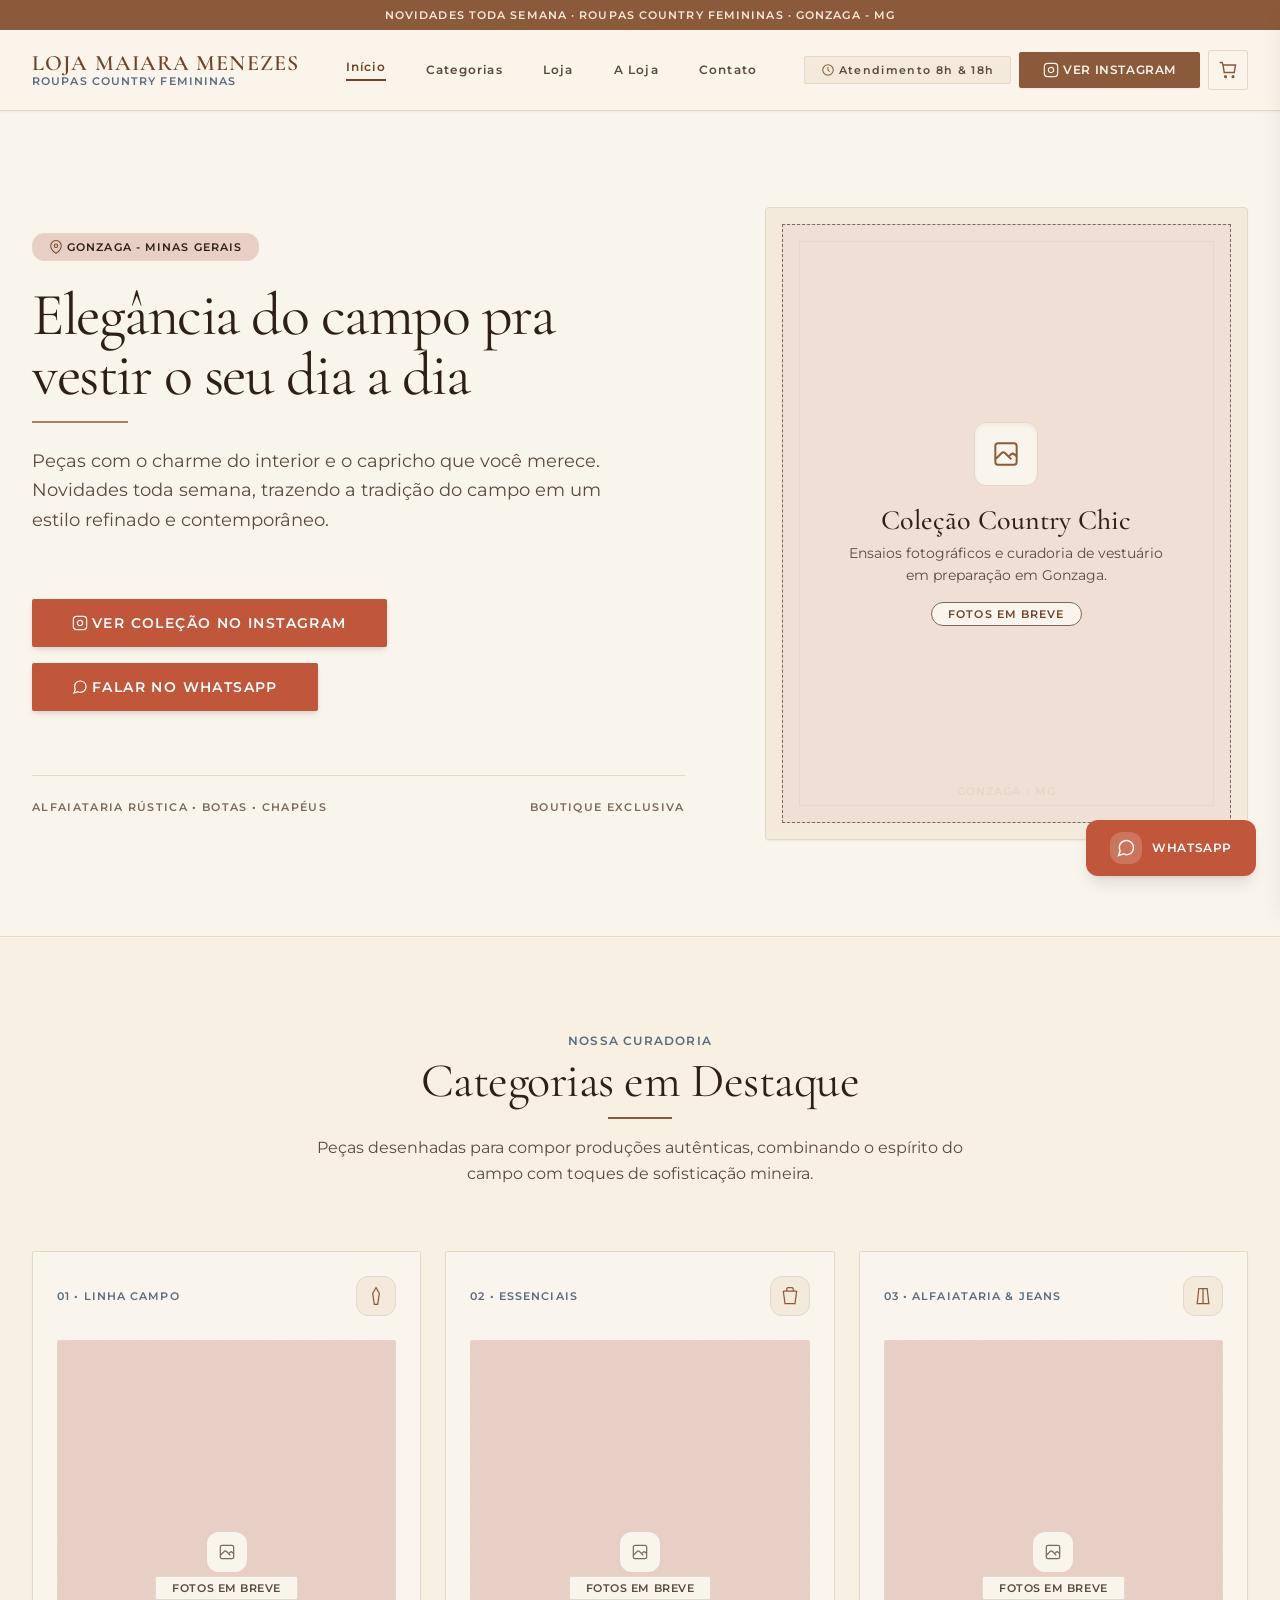
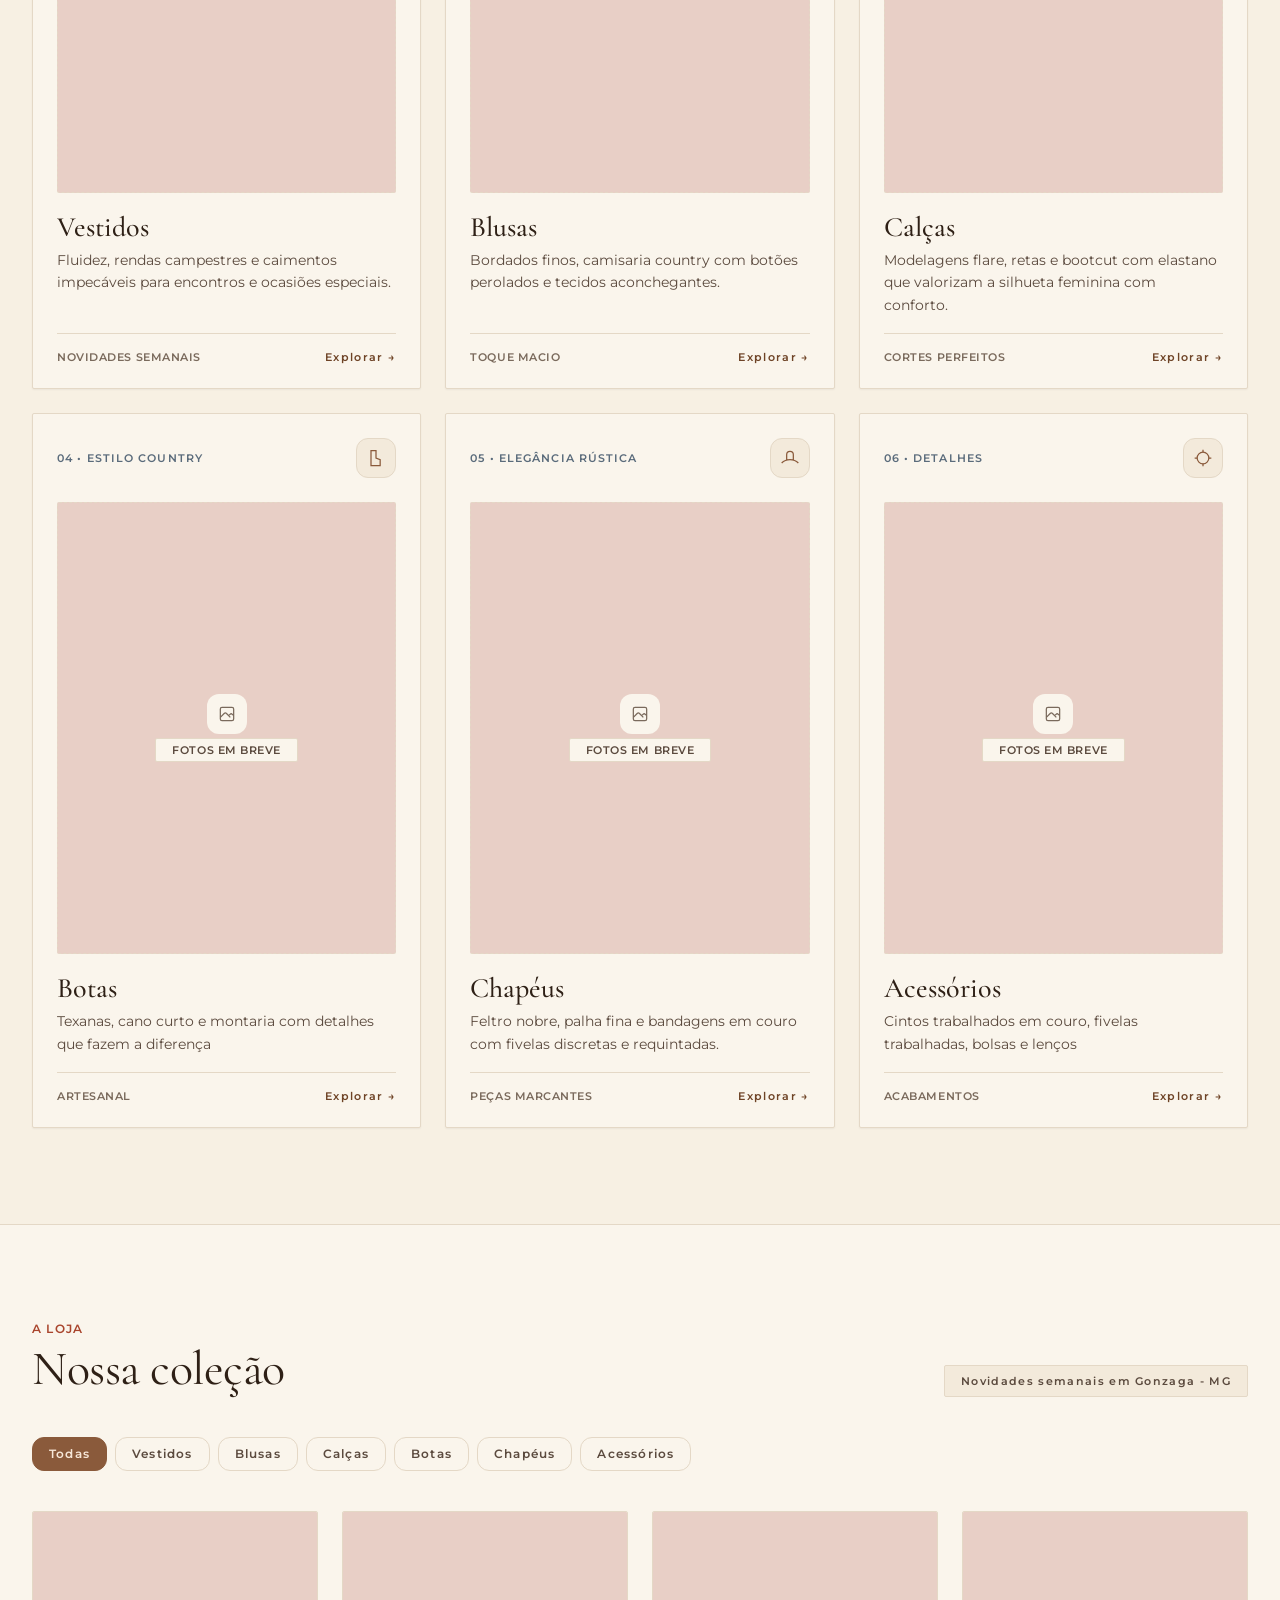
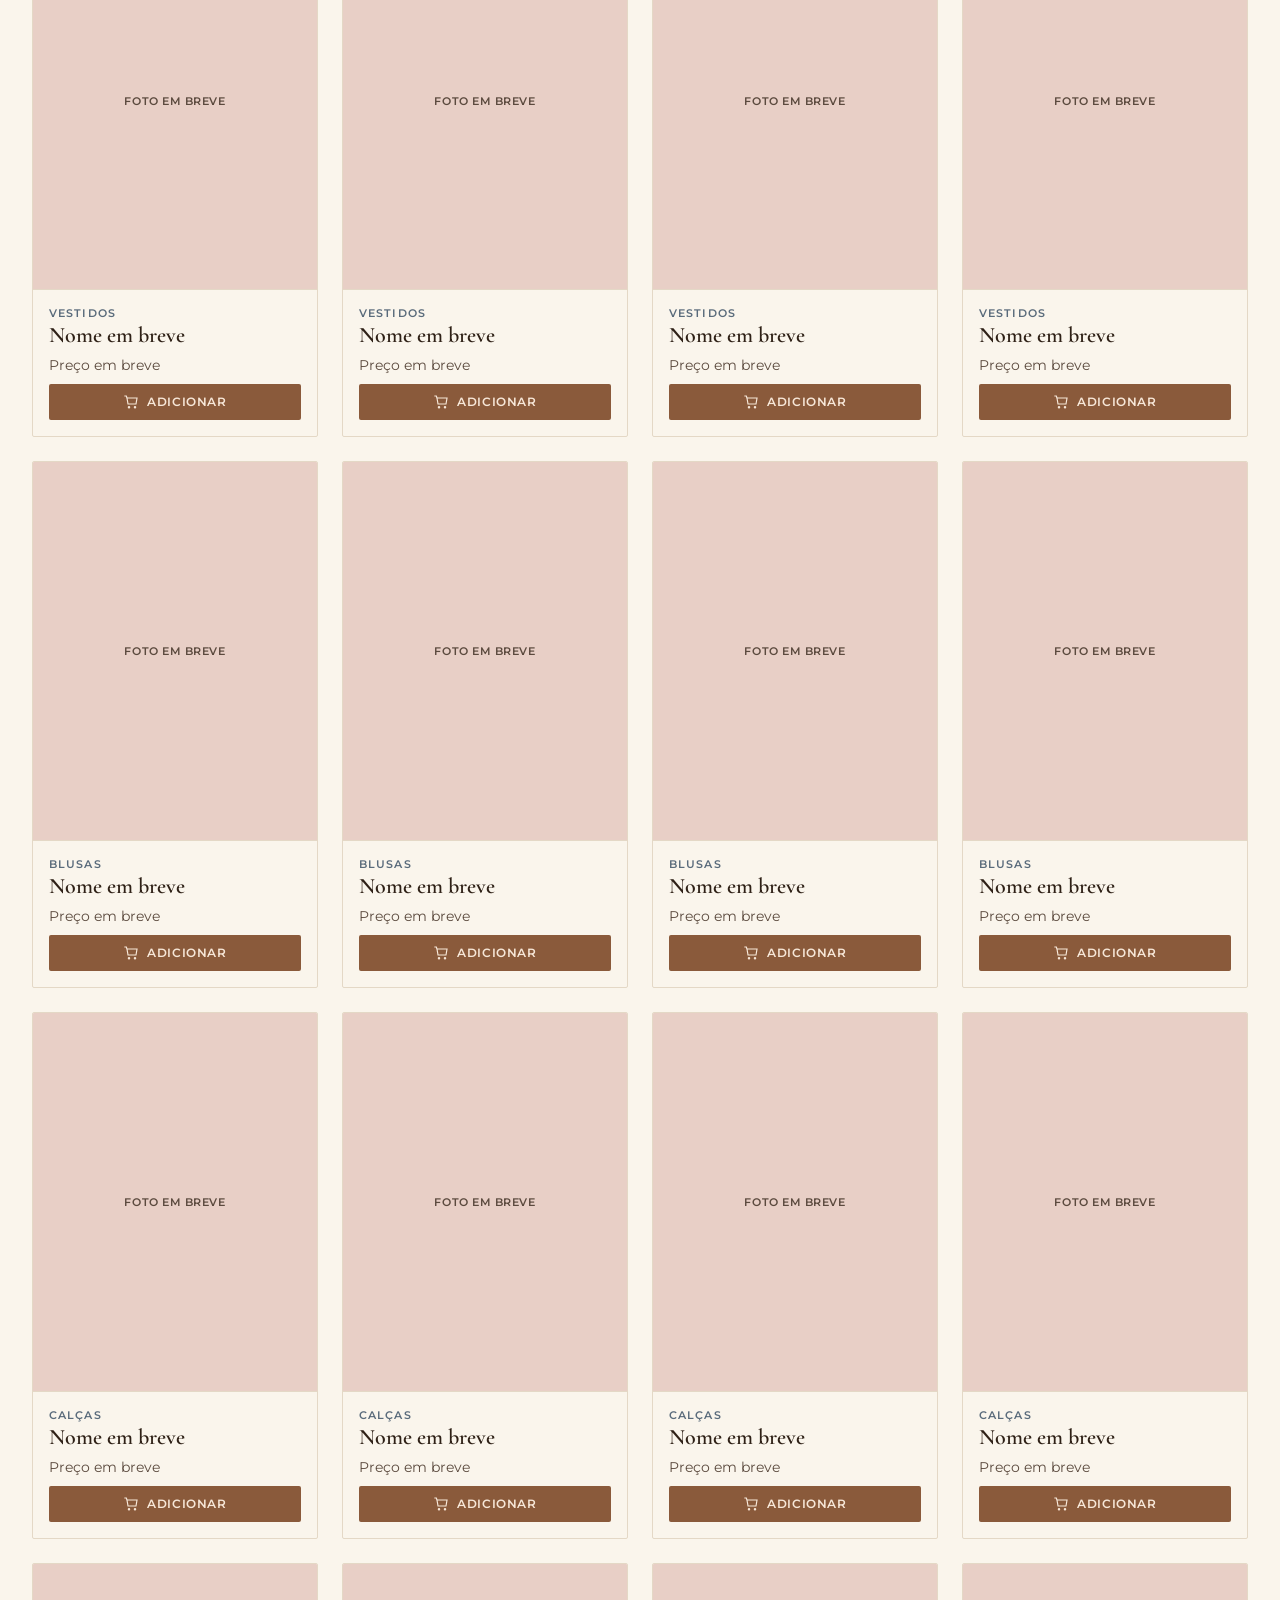
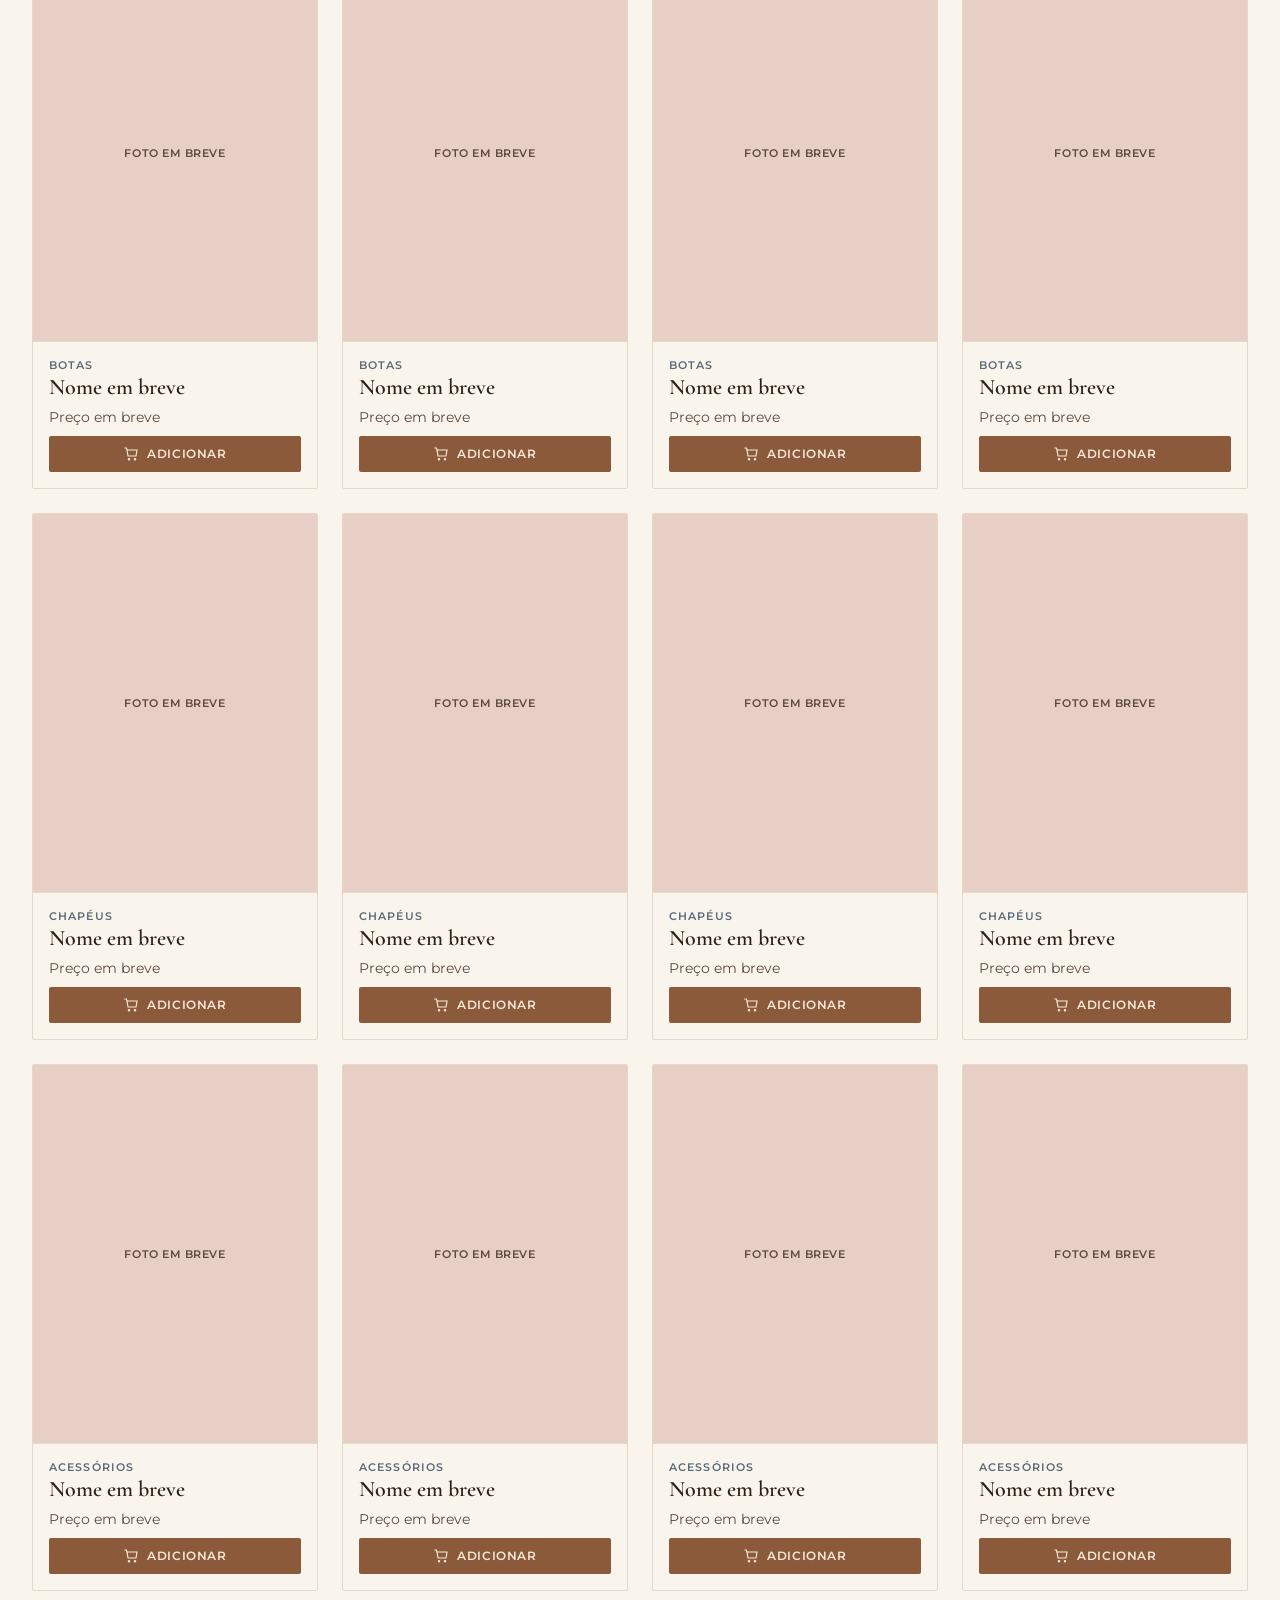
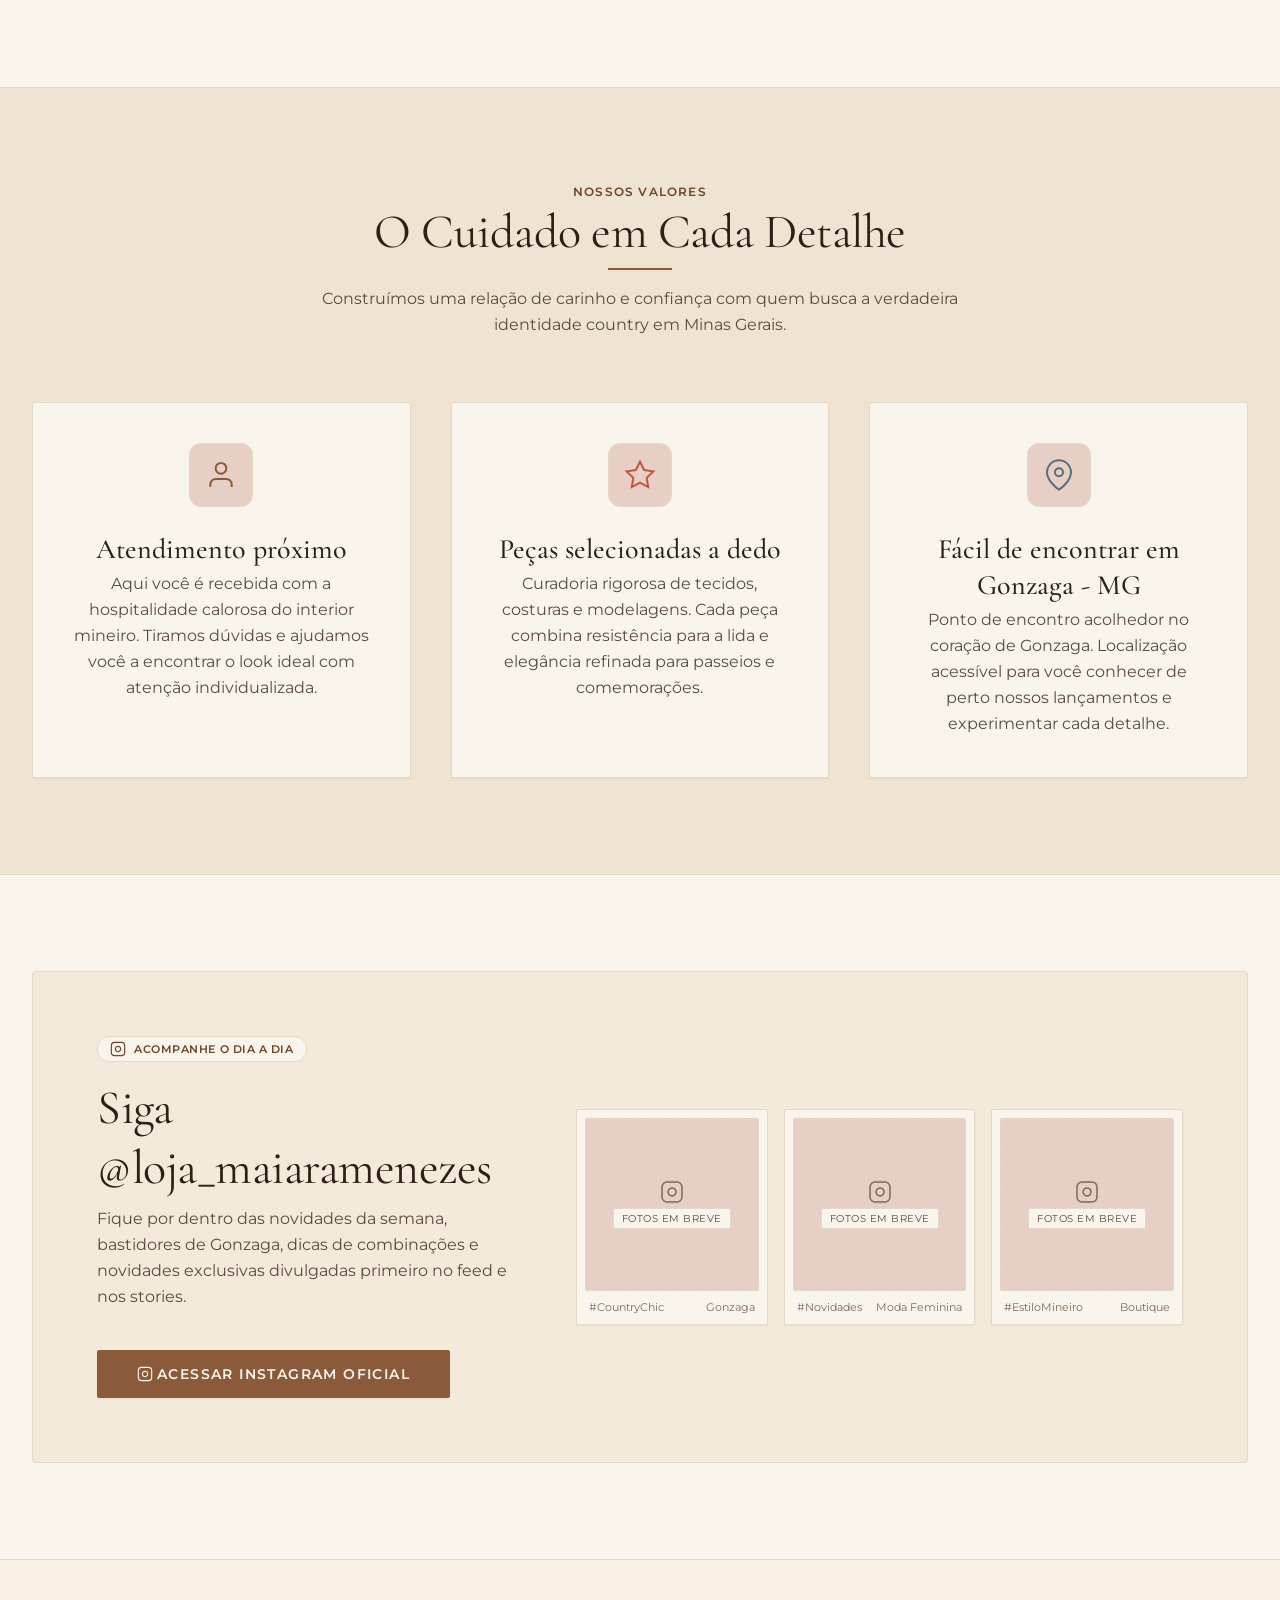
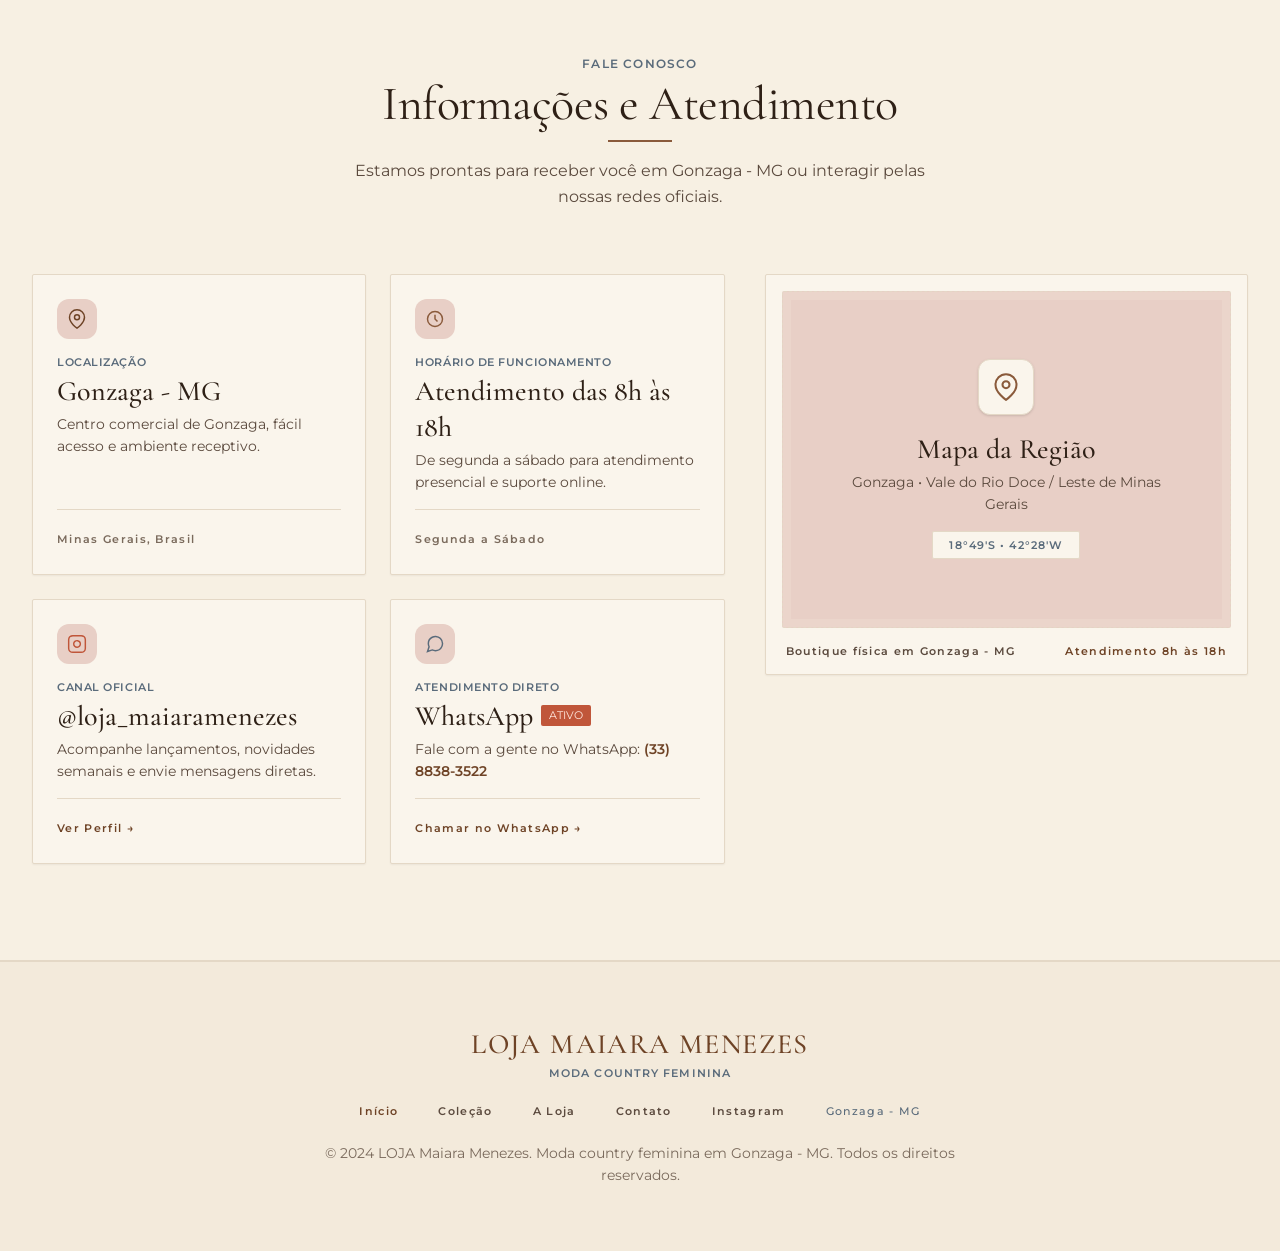
<file: index.html>
<!DOCTYPE html>

<html class="scroll-smooth" lang="pt-BR"><head>
<meta charset="utf-8"/>
<meta content="width=device-width, initial-scale=1.0" name="viewport"/>
<title>LOJA Maiara Menezes | Moda Country Feminina em Gonzaga - MG</title>
  <meta name="description" content="Moda country feminina em Gonzaga, MG. Vestidos, blusas, calas, botas e acessorios com o charme do campo. Novidades toda semana no Instagram."/>
  <meta name="theme-color" content="#8A5A3B"/>
  <meta name="robots" content="noindex, nofollow"/>
  <meta property="og:type" content="website"/>
  <meta property="og:locale" content="pt_BR"/>
  <meta property="og:site_name" content="Loja Maiara Menezes"/>
  <meta property="og:title" content="Loja Maiara Menezes | Moda Country Feminina em Gonzaga - MG"/>
  <meta property="og:description" content="Roupas country femininas em Gonzaga, MG. Novidades toda semana no Instagram."/>
  <meta name="twitter:card" content="summary_large_image"/>
  <meta name="twitter:title" content="Loja Maiara Menezes | Moda Country Feminina"/>
  <meta name="twitter:description" content="Roupas country femininas em Gonzaga, MG."/>
  <link rel="icon" href="data:image/svg+xml,%3Csvg xmlns='http://www.w3.org/2000/svg' viewBox='0 0 64 64'%3E%3Crect width='64' height='64' rx='14' fill='%238A5A3B'/%3E%3Ctext x='32' y='43' font-family='Georgia,serif' font-size='34' fill='%23FAF5EC' text-anchor='middle'%3EM%3C/text%3E%3C/svg%3E"/>
  <script type="application/ld+json">{"@context":"https://schema.org","@type":"ClothingStore","name":"Loja Maiara Menezes","description":"Loja de roupas country feminina em Gonzaga, Minas Gerais.","address":{"@type":"PostalAddress","addressLocality":"Gonzaga","addressRegion":"MG","addressCountry":"BR"},"sameAs":["https://www.instagram.com/loja_maiaramenezes/"]}</script>
<!-- Google Fonts -->
<link href="https://fonts.googleapis.com" rel="preconnect"/>
<link crossorigin="" href="https://fonts.gstatic.com" rel="preconnect"/>
<link href="https://fonts.googleapis.com/css2?family=Cormorant+Garamond:ital,wght@0,400;0,500;0,600;0,700;1,400&amp;family=EB+Garamond:ital,wght@0,400;0,500;0,600;0,700;1,400&amp;family=Montserrat:wght@300;400;500;600;700&amp;display=swap" rel="stylesheet"/>
<link href="https://fonts.googleapis.com/css2?family=Material+Symbols+Outlined:wght,FILL@100..700,0..1&amp;display=swap" rel="stylesheet"/>
<link href="https://fonts.googleapis.com/css2?family=Material+Symbols+Outlined:wght,FILL@100..700,0..1&amp;display=swap" rel="stylesheet"/>
<!-- Tailwind CSS -->
<style>
    .material-symbols-outlined {
      font-variation-settings: 'FILL' 0, 'wght' 300, 'GRAD' 0, 'opsz' 24;
      display: inline-block;
      vertical-align: middle;
      line-height: 1;
    }
    .custom-editorial-border {
      border: 1px solid #E4D8C6;
    }
    .custom-delicate-divider {
      background: linear-gradient(90deg, transparent, #8a5a3b, transparent);
    }
  </style>
  <link rel="stylesheet" href="styles.css"/>
</head>
<body class="bg-surface text-on-surface antialiased selection:bg-surface-variant selection:text-primary">
<!-- ANNOUNCEMENT BAR -->
<div class="w-full bg-primary-container text-on-primary-container">
<div class="mx-auto max-w-[1440px] px-gutter lg:px-gutter-desktop py-2 text-center text-label-sm font-label-sm tracking-widest uppercase">
      Novidades toda semana &middot; Roupas country femininas &middot; Gonzaga - MG
    </div>
</div>
<!-- TOP APP BAR -->
<header class="w-full sticky top-0 z-50 bg-surface/95 backdrop-blur-md border-b border-outline-variant shadow-sm">
<div class="mx-auto max-w-[1440px] px-gutter lg:px-gutter-desktop flex items-center justify-between gap-space-md h-16 lg:h-20">
<!-- Brand -->
<a class="flex flex-col shrink-0" href="#inicio">
<span class="text-headline-sm font-headline-sm tracking-wider uppercase text-primary leading-none">LOJA Maiara Menezes</span>
<span class="hidden sm:block text-label-sm font-label-sm text-secondary tracking-widest uppercase">Roupas Country Femininas</span>
</a>
<!-- Desktop Nav -->
<nav class="hidden lg:flex items-center gap-space-lg xl:gap-space-xl">
<a class="text-primary border-b-2 border-primary pb-1 font-label-md text-label-md" href="#inicio">Início</a>
<a class="text-on-surface-variant hover:text-primary font-label-md text-label-md transition-colors" href="#colecao">Categorias</a>
<a class="text-on-surface-variant hover:text-primary font-label-md text-label-md transition-colors" href="#loja">Loja</a>
<a class="text-on-surface-variant hover:text-primary font-label-md text-label-md transition-colors" href="#a-loja">A Loja</a>
<a class="text-on-surface-variant hover:text-primary font-label-md text-label-md transition-colors" href="#contato">Contato</a>
</nav>
<!-- Actions -->
<div class="flex items-center gap-space-sm">
<div class="hidden xl:flex items-center gap-space-xs px-space-md py-1.5 bg-surface-container rounded border border-outline-variant text-on-surface-variant text-label-sm font-label-sm">
<svg class="w-3.5 h-3.5 text-primary-container" fill="none" stroke="currentColor" stroke-width="1.75" viewbox="0 0 24 24"><circle cx="12" cy="12" r="9"></circle><polyline points="12 7 12 12 15 15"></polyline></svg>
<span>Atendimento 8h &amp; 18h</span>
</div>
<a class="hidden lg:inline-flex items-center gap-space-xs px-space-lg py-2.5 bg-primary-container text-surface hover:bg-primary transition-all duration-200 rounded text-label-md font-label-md tracking-wider uppercase shadow-sm active:scale-95" href="https://www.instagram.com/loja_maiaramenezes/" rel="noopener" target="_blank">
<svg class="w-4 h-4 text-surface" fill="none" stroke="currentColor" stroke-width="1.75" viewbox="0 0 24 24"><rect height="20" rx="5" ry="5" width="20" x="2" y="2"></rect><path d="M16 11.37A4 4 0 1 1 12.63 8 4 4 0 0 1 16 11.37z"></path><line x1="17.5" x2="17.51" y1="6.5" y2="6.5"></line></svg>
<span>Ver Instagram</span>
</a>
<a class="lg:hidden inline-flex items-center justify-center w-10 h-10 rounded border border-outline-variant text-primary-container hover:bg-surface-container transition-colors" href="https://www.instagram.com/loja_maiaramenezes/" rel="noopener" target="_blank" aria-label="Instagram da loja">
<svg class="w-5 h-5" fill="none" stroke="currentColor" stroke-width="1.75" viewbox="0 0 24 24"><rect height="20" rx="5" ry="5" width="20" x="2" y="2"></rect><path d="M16 11.37A4 4 0 1 1 12.63 8 4 4 0 0 1 16 11.37z"></path><line x1="17.5" x2="17.51" y1="6.5" y2="6.5"></line></svg>
</a>
<button id="cartBtn" type="button" class="relative inline-flex items-center justify-center w-10 h-10 rounded border border-outline-variant text-primary-container hover:bg-surface-container transition-colors cursor-pointer" aria-label="Abrir carrinho"><svg class="w-5 h-5" fill="none" stroke="currentColor" stroke-width="1.75" viewbox="0 0 24 24"><path d="M6 6h15l-1.5 9h-12z"></path><circle cx="9" cy="20" r="1"></circle><circle cx="18" cy="20" r="1"></circle><path d="M6 6L5 3H2"></path></svg><span id="cartCount" class="hidden absolute -top-1.5 -right-1.5 min-w-[18px] h-[18px] px-1 rounded-full bg-tertiary-container text-on-tertiary text-[10px] font-label-sm items-center justify-center">0</span></button>
<button id="menuToggle" type="button" class="lg:hidden inline-flex items-center justify-center w-10 h-10 rounded border border-outline-variant text-primary-container hover:bg-surface-container transition-colors cursor-pointer" aria-label="Abrir menu" aria-expanded="false" aria-controls="menuMobile">
<svg class="w-6 h-6" fill="none" stroke="currentColor" stroke-width="1.75" viewbox="0 0 24 24"><path d="M4 7h16M4 12h16M4 17h16"></path></svg>
</button>
</div>
</div>
<!-- MOBILE MENU -->
<div id="menuMobile" class="lg:hidden hidden border-t border-outline-variant bg-surface max-h-[calc(100vh-4rem)] overflow-y-auto">
<nav class="px-gutter py-space-lg flex flex-col gap-space-lg">
<div class="flex flex-col">
<a class="py-space-sm border-b border-outline-variant text-on-surface font-label-lg text-label-lg" href="#inicio">Início</a>
<a class="py-space-sm border-b border-outline-variant text-on-surface font-label-lg text-label-lg" href="#colecao">Categorias</a>
<a class="py-space-sm border-b border-outline-variant text-on-surface font-label-lg text-label-lg" href="#loja">Loja</a>
<a class="py-space-sm border-b border-outline-variant text-on-surface font-label-lg text-label-lg" href="#a-loja">A Loja</a>
<a class="py-space-sm border-b border-outline-variant text-on-surface font-label-lg text-label-lg" href="#contato">Contato</a>
</div>
<div>
<span class="text-label-sm font-label-sm text-secondary uppercase tracking-widest block mb-space-sm">Comprar por categoria</span>
<div class="flex flex-wrap gap-space-sm">
<a class="px-space-md py-1.5 rounded-full border border-outline-variant text-label-md font-label-md text-on-surface-variant hover:border-primary-container hover:text-primary transition-colors" href="#loja" data-cat="vestidos">Vestidos</a>
<a class="px-space-md py-1.5 rounded-full border border-outline-variant text-label-md font-label-md text-on-surface-variant hover:border-primary-container hover:text-primary transition-colors" href="#loja" data-cat="blusas">Blusas</a>
<a class="px-space-md py-1.5 rounded-full border border-outline-variant text-label-md font-label-md text-on-surface-variant hover:border-primary-container hover:text-primary transition-colors" href="#loja" data-cat="calcas">Calças</a>
<a class="px-space-md py-1.5 rounded-full border border-outline-variant text-label-md font-label-md text-on-surface-variant hover:border-primary-container hover:text-primary transition-colors" href="#loja" data-cat="botas">Botas</a>
<a class="px-space-md py-1.5 rounded-full border border-outline-variant text-label-md font-label-md text-on-surface-variant hover:border-primary-container hover:text-primary transition-colors" href="#loja" data-cat="chapeus">Chapéus</a>
<a class="px-space-md py-1.5 rounded-full border border-outline-variant text-label-md font-label-md text-on-surface-variant hover:border-primary-container hover:text-primary transition-colors" href="#loja" data-cat="acessorios">Acessórios</a>
</div>
</div>
<div class="flex flex-col gap-space-xs pt-space-md border-t border-outline-variant text-label-md font-label-md text-on-surface-variant">
<span class="inline-flex items-center gap-space-xs"><svg class="w-4 h-4 text-primary-container" fill="none" stroke="currentColor" stroke-width="1.75" viewbox="0 0 24 24"><circle cx="12" cy="12" r="9"></circle><polyline points="12 7 12 12 15 15"></polyline></svg> Atendimento das 8h &amp; 18h</span>
<span class="inline-flex items-center gap-space-xs"><svg class="w-4 h-4 text-primary-container" fill="none" stroke="currentColor" stroke-width="1.75" viewbox="0 0 24 24"><path d="M21 10c0 7-9 13-9 13s-9-6-9-13a9 9 0 0 1 18 0z"></path><circle cx="12" cy="10" r="3"></circle></svg> Gonzaga - Minas Gerais</span>
<span class="inline-flex items-center gap-space-xs"><svg class="w-4 h-4 text-primary-container" fill="none" stroke="currentColor" stroke-width="1.75" viewbox="0 0 24 24"><rect height="20" rx="5" ry="5" width="20" x="2" y="2"></rect><path d="M16 11.37A4 4 0 1 1 12.63 8 4 4 0 0 1 16 11.37z"></path><line x1="17.5" x2="17.51" y1="6.5" y2="6.5"></line></svg> @loja_maiaramenezes</span>
</div>
<a class="inline-flex items-center justify-center gap-space-xs px-space-xl py-3 bg-tertiary-container text-on-tertiary rounded-full text-label-lg font-label-lg uppercase tracking-wider active:scale-95" href="https://wa.me/553388383522?text=Ol%C3%A1%21%20Quero%20ver%20as%20pe%C3%A7as%20da%20Loja%20Maiara%20Menezes." target="_blank" rel="noopener"><svg class="w-4 h-4 text-on-tertiary" fill="none" stroke="currentColor" stroke-width="1.75" viewbox="0 0 24 24"><path d="M21 11.5a8.38 8.38 0 0 1-.9 3.8 8.5 8.5 0 0 1-7.6 4.7 8.38 8.38 0 0 1-3.8-.9L3 21l1.9-5.7a8.38 8.38 0 0 1-.9-3.8 8.5 8.5 0 0 1 4.7-7.6 8.38 8.38 0 0 1 3.8-.9h.5a8.48 8.48 0 0 1 8 8v.5z"></path></svg><span>Falar no WhatsApp</span></a>
</nav>
</div>
</header>

<!-- MAIN CANVAS -->
<main>
<!-- SECTION 2: HERO -->
<section class="relative overflow-hidden bg-surface py-space-3xl border-b border-outline-variant" id="inicio">
<div class="max-w-[1440px] mx-auto px-gutter-desktop">
<div class="grid grid-cols-12 gap-space-xl items-center">
<!-- Content Left (7 cols) -->
<div class="col-span-12 lg:col-span-7 flex flex-col items-start pr-0 lg:pr-space-xl">
<!-- Location Chip -->
<div class="inline-flex items-center gap-space-xs px-space-md py-1.5 bg-surface-variant text-on-surface rounded-full text-label-sm font-label-sm uppercase tracking-widest mb-space-lg border border-outline-variant">
<svg class="w-3.5 h-3.5 text-primary" fill="none" stroke="currentColor" stroke-width="1.75" viewbox="0 0 24 24">
<path d="M21 10c0 7-9 13-9 13s-9-6-9-13a9 9 0 0 1 18 0z"></path>
<circle cx="12" cy="10" r="3"></circle>
</svg>
<span>Gonzaga - Minas Gerais</span>
</div>
<!-- Imposing Editorial Headline -->
<h1 class="font-display-hero text-display-hero text-on-surface leading-none mb-space-md tracking-tight">
              Elegância do campo pra vestir o seu dia a dia
            </h1>
<div class="w-24 h-0.5 bg-primary-container mb-space-lg opacity-75"></div>
<!-- Support Text -->
<p class="font-body-lg text-body-lg text-on-surface-variant max-w-xl mb-space-2xl leading-relaxed">
              Peças com o charme do interior e o capricho que você merece. Novidades toda semana, trazendo a tradição do campo em um estilo refinado e contemporâneo.
            </p>
<!-- CTA Buttons Cluster -->
<div class="flex flex-wrap items-center gap-space-md">
<a class="px-space-xl py-3.5 bg-tertiary-container hover:bg-tertiary text-on-tertiary text-label-lg font-label-lg rounded transition-all duration-200 uppercase tracking-widest shadow-md inline-flex items-center gap-space-xs active:scale-95" href="https://www.instagram.com/loja_maiaramenezes/" rel="noopener noreferrer" target="_blank">
<svg class="w-4 h-4 text-on-tertiary" fill="none" stroke="currentColor" stroke-width="1.75" viewbox="0 0 24 24">
<rect height="20" rx="5" ry="5" width="20" x="2" y="2"></rect>
<path d="M16 11.37A4 4 0 1 1 12.63 8 4 4 0 0 1 16 11.37z"></path>
<line x1="17.5" x2="17.51" y1="6.5" y2="6.5"></line>
</svg>
<span>Ver coleção no Instagram</span>
</a>
<div class="relative group">
<a class="px-space-xl py-3.5 bg-tertiary-container hover:bg-tertiary text-on-tertiary text-label-lg font-label-lg rounded transition-all duration-200 uppercase tracking-widest inline-flex items-center gap-space-xs shadow-md active:scale-95" href="https://wa.me/553388383522?text=Ol%C3%A1%21%20Quero%20ver%20as%20pe%C3%A7as%20da%20Loja%20Maiara%20Menezes." target="_blank" rel="noopener"><svg class="w-4 h-4 text-on-tertiary" fill="none" stroke="currentColor" stroke-width="1.75" viewbox="0 0 24 24"><path d="M21 11.5a8.38 8.38 0 0 1-.9 3.8 8.5 8.5 0 0 1-7.6 4.7 8.38 8.38 0 0 1-3.8-.9L3 21l1.9-5.7a8.38 8.38 0 0 1-.9-3.8 8.5 8.5 0 0 1 4.7-7.6 8.38 8.38 0 0 1 3.8-.9h.5a8.48 8.48 0 0 1 8 8v.5z"></path></svg><span>Falar no WhatsApp</span></a>
</div>
</div>
<!-- Editorial Quote Footnote -->
<div class="mt-space-2xl pt-space-lg border-t border-outline-variant w-full flex items-center justify-between text-label-sm font-label-sm text-outline">
<span>ALFAIATARIA RÚSTICA • BOTAS • CHAPÉUS</span>
<span>BOUTIQUE EXCLUSIVA</span>
</div>
</div>
<!-- Editorial Visual Frame Right (5 cols) -->
<div class="col-span-12 lg:col-span-5">
<div class="relative p-space-md bg-surface-container border border-outline-variant rounded-lg shadow-sm">
<div class="aspect-[3/4] w-full bg-surface-variant flex flex-col items-center justify-center p-space-xl border border-dashed border-outline relative overflow-hidden group">
<!-- Artisan Texture Background -->
<div class="absolute inset-0 bg-surface opacity-40"></div>
<!-- Inner Graphic Frame -->
<div class="absolute inset-4 border border-outline-variant pointer-events-none"></div>
<div class="relative z-10 flex flex-col items-center text-center">
<div class="w-16 h-16 rounded-full bg-surface flex items-center justify-center text-primary-container mb-space-md border border-outline-variant shadow-inner">
<svg class="w-8 h-8" fill="none" stroke="currentColor" stroke-width="1.5" viewbox="0 0 24 24">
<path d="M4 16l4.586-4.586a2 2 0 012.828 0L16 16m-2-2l1.586-1.586a2 2 0 012.828 0L20 14m-6-6h.01M6 20h12a2 2 0 002-2V6a2 2 0 00-2-2H6a2 2 0 00-2 2v12a2 2 0 002 2z"></path>
</svg>
</div>
<h3 class="font-headline-md text-headline-md text-on-surface mb-space-xs">
                    Coleção Country Chic
                  </h3>
<p class="font-body-sm text-body-sm text-on-surface-variant mb-space-md max-w-xs">
                    Ensaios fotográficos e curadoria de vestuário em preparação em Gonzaga.
                  </p>
<!-- Mandatory Tag -->
<span class="inline-block px-space-md py-1 bg-surface text-primary border border-outline text-label-sm font-label-sm uppercase tracking-widest rounded-full">
                    Fotos em breve
                  </span>
</div>
<!-- Subtle Bottom Stamp -->
<div class="absolute bottom-6 text-label-sm font-label-sm text-outline-variant tracking-widest">
                  GONZAGA • MG
                </div>
</div>
</div>
</div>
</div>
</div>
</section>
<!-- SECTION 3: CATEGORIAS -->
<section class="py-space-3xl bg-surface-container-low border-b border-outline-variant" id="colecao">
<div class="max-w-[1440px] mx-auto px-gutter-desktop">
<!-- Section Header -->
<div class="flex flex-col items-center text-center mb-space-2xl">
<span class="text-label-md font-label-md text-secondary tracking-widest uppercase mb-space-xs">
            Nossa Curadoria
          </span>
<h2 class="font-headline-xl text-headline-xl text-on-surface mb-space-sm">
            Categorias em Destaque
          </h2>
<div class="w-16 h-0.5 bg-primary-container mb-space-md"></div>
<p class="font-body-md text-body-md text-on-surface-variant max-w-2xl">
            Peças desenhadas para compor produções autênticas, combinando o espírito do campo com toques de sofisticação mineira.
          </p>
</div>
<!-- 6 Categories Grid -->
<div class="grid grid-cols-2 lg:grid-cols-3 gap-space-sm md:gap-space-lg">
<!-- Category 1: Vestidos -->
<div data-cat="vestidos" tabindex="0" role="button" class="cursor-pointer bg-surface border border-outline-variant rounded p-space-lg flex flex-col justify-between hover:border-primary-container transition-all duration-200 group shadow-sm hover:shadow-md">
<div>
<div class="flex items-center justify-between mb-space-lg">
<span class="text-label-sm font-label-sm text-secondary uppercase tracking-widest">01 • Linha Campo</span>
<div class="w-10 h-10 rounded-full bg-surface-container flex items-center justify-center text-primary-container border border-outline-variant group-hover:bg-primary-container group-hover:text-surface transition-colors">
<svg class="w-5 h-5" fill="none" stroke="currentColor" stroke-width="1.5" viewbox="0 0 24 24">
<path d="M12 2l4 7-2 13H10L8 9l4-7z"></path>
</svg>
</div>
</div>
<!-- Media Frame Placeholder -->
<div class="aspect-[3/4] w-full bg-surface-variant border border-dashed border-outline-variant rounded mb-space-md flex flex-col items-center justify-center p-space-md text-center relative overflow-hidden">
<div class="w-10 h-10 rounded-full bg-surface flex items-center justify-center text-outline mb-space-xs">
<svg class="w-5 h-5" fill="none" stroke="currentColor" stroke-width="1.5" viewbox="0 0 24 24">
<path d="M4 16l4.586-4.586a2 2 0 012.828 0L16 16m-2-2l1.586-1.586a2 2 0 012.828 0L20 14m-6-6h.01M6 20h12a2 2 0 002-2V6a2 2 0 00-2-2H6a2 2 0 00-2 2v12a2 2 0 002 2z"></path>
</svg>
</div>
<span class="text-label-sm font-label-sm text-on-surface-variant bg-surface px-space-md py-1 border border-outline-variant rounded uppercase tracking-wider">
                  Fotos em breve
                </span>
</div>
<h3 class="font-headline-md text-headline-md text-on-surface mb-space-xs">
                Vestidos
              </h3>
<p class="font-body-sm text-body-sm text-on-surface-variant leading-relaxed">
                Fluidez, rendas campestres e caimentos impecáveis para encontros e ocasiões especiais.
              </p>
</div>
<div class="pt-space-md mt-space-md border-t border-outline-variant flex items-center justify-between">
<span class="text-label-sm font-label-sm text-outline uppercase tracking-wider">Novidades Semanais</span>
<span class="text-primary text-label-sm font-label-sm font-semibold group-hover:translate-x-1 transition-transform inline-flex items-center gap-1">
                Explorar →
              </span>
</div>
</div>
<!-- Category 2: Blusas -->
<div data-cat="blusas" tabindex="0" role="button" class="cursor-pointer bg-surface border border-outline-variant rounded p-space-lg flex flex-col justify-between hover:border-primary-container transition-all duration-200 group shadow-sm hover:shadow-md">
<div>
<div class="flex items-center justify-between mb-space-lg">
<span class="text-label-sm font-label-sm text-secondary uppercase tracking-widest">02 • Essenciais</span>
<div class="w-10 h-10 rounded-full bg-surface-container flex items-center justify-center text-primary-container border border-outline-variant group-hover:bg-primary-container group-hover:text-surface transition-colors">
<svg class="w-5 h-5" fill="none" stroke="currentColor" stroke-width="1.5" viewbox="0 0 24 24">
<path d="M4 6h16M4 6l2 15h12l2-15M8 6V4a2 2 0 012-2h4a2 2 0 012 2v2"></path>
</svg>
</div>
</div>
<!-- Media Frame Placeholder -->
<div class="aspect-[3/4] w-full bg-surface-variant border border-dashed border-outline-variant rounded mb-space-md flex flex-col items-center justify-center p-space-md text-center relative overflow-hidden">
<div class="w-10 h-10 rounded-full bg-surface flex items-center justify-center text-outline mb-space-xs">
<svg class="w-5 h-5" fill="none" stroke="currentColor" stroke-width="1.5" viewbox="0 0 24 24">
<path d="M4 16l4.586-4.586a2 2 0 012.828 0L16 16m-2-2l1.586-1.586a2 2 0 012.828 0L20 14m-6-6h.01M6 20h12a2 2 0 002-2V6a2 2 0 00-2-2H6a2 2 0 00-2 2v12a2 2 0 002 2z"></path>
</svg>
</div>
<span class="text-label-sm font-label-sm text-on-surface-variant bg-surface px-space-md py-1 border border-outline-variant rounded uppercase tracking-wider">
                  Fotos em breve
                </span>
</div>
<h3 class="font-headline-md text-headline-md text-on-surface mb-space-xs">
                Blusas
              </h3>
<p class="font-body-sm text-body-sm text-on-surface-variant leading-relaxed">
                Bordados finos, camisaria country com botões perolados e tecidos aconchegantes.
              </p>
</div>
<div class="pt-space-md mt-space-md border-t border-outline-variant flex items-center justify-between">
<span class="text-label-sm font-label-sm text-outline uppercase tracking-wider">Toque Macio</span>
<span class="text-primary text-label-sm font-label-sm font-semibold group-hover:translate-x-1 transition-transform inline-flex items-center gap-1">
                Explorar →
              </span>
</div>
</div>
<!-- Category 3: Calças -->
<div data-cat="calcas" tabindex="0" role="button" class="cursor-pointer bg-surface border border-outline-variant rounded p-space-lg flex flex-col justify-between hover:border-primary-container transition-all duration-200 group shadow-sm hover:shadow-md">
<div>
<div class="flex items-center justify-between mb-space-lg">
<span class="text-label-sm font-label-sm text-secondary uppercase tracking-widest">03 • Alfaiataria &amp; Jeans</span>
<div class="w-10 h-10 rounded-full bg-surface-container flex items-center justify-center text-primary-container border border-outline-variant group-hover:bg-primary-container group-hover:text-surface transition-colors">
<svg class="w-5 h-5" fill="none" stroke="currentColor" stroke-width="1.5" viewbox="0 0 24 24">
<path d="M7 3h10l2 18H5L7 3zm5 0v18"></path>
</svg>
</div>
</div>
<!-- Media Frame Placeholder -->
<div class="aspect-[3/4] w-full bg-surface-variant border border-dashed border-outline-variant rounded mb-space-md flex flex-col items-center justify-center p-space-md text-center relative overflow-hidden">
<div class="w-10 h-10 rounded-full bg-surface flex items-center justify-center text-outline mb-space-xs">
<svg class="w-5 h-5" fill="none" stroke="currentColor" stroke-width="1.5" viewbox="0 0 24 24">
<path d="M4 16l4.586-4.586a2 2 0 012.828 0L16 16m-2-2l1.586-1.586a2 2 0 012.828 0L20 14m-6-6h.01M6 20h12a2 2 0 002-2V6a2 2 0 00-2-2H6a2 2 0 00-2 2v12a2 2 0 002 2z"></path>
</svg>
</div>
<span class="text-label-sm font-label-sm text-on-surface-variant bg-surface px-space-md py-1 border border-outline-variant rounded uppercase tracking-wider">
                  Fotos em breve
                </span>
</div>
<h3 class="font-headline-md text-headline-md text-on-surface mb-space-xs">
                Calças
              </h3>
<p class="font-body-sm text-body-sm text-on-surface-variant leading-relaxed">
                Modelagens flare, retas e bootcut com elastano que valorizam a silhueta feminina com conforto.
              </p>
</div>
<div class="pt-space-md mt-space-md border-t border-outline-variant flex items-center justify-between">
<span class="text-label-sm font-label-sm text-outline uppercase tracking-wider">Cortes Perfeitos</span>
<span class="text-primary text-label-sm font-label-sm font-semibold group-hover:translate-x-1 transition-transform inline-flex items-center gap-1">
                Explorar →
              </span>
</div>
</div>
<!-- Category 4: Botas -->
<div data-cat="botas" tabindex="0" role="button" class="cursor-pointer bg-surface border border-outline-variant rounded p-space-lg flex flex-col justify-between hover:border-primary-container transition-all duration-200 group shadow-sm hover:shadow-md">
<div>
<div class="flex items-center justify-between mb-space-lg">
<span class="text-label-sm font-label-sm text-secondary uppercase tracking-widest">04 • Estilo Country</span>
<div class="w-10 h-10 rounded-full bg-surface-container flex items-center justify-center text-primary-container border border-outline-variant group-hover:bg-primary-container group-hover:text-surface transition-colors">
<svg class="w-5 h-5" fill="none" stroke="currentColor" stroke-width="1.5" viewbox="0 0 24 24">
<path d="M6 3h6v9l5 2v7H6V3z"></path>
</svg>
</div>
</div>
<!-- Media Frame Placeholder -->
<div class="aspect-[3/4] w-full bg-surface-variant border border-dashed border-outline-variant rounded mb-space-md flex flex-col items-center justify-center p-space-md text-center relative overflow-hidden">
<div class="w-10 h-10 rounded-full bg-surface flex items-center justify-center text-outline mb-space-xs">
<svg class="w-5 h-5" fill="none" stroke="currentColor" stroke-width="1.5" viewbox="0 0 24 24">
<path d="M4 16l4.586-4.586a2 2 0 012.828 0L16 16m-2-2l1.586-1.586a2 2 0 012.828 0L20 14m-6-6h.01M6 20h12a2 2 0 002-2V6a2 2 0 00-2-2H6a2 2 0 00-2 2v12a2 2 0 002 2z"></path>
</svg>
</div>
<span class="text-label-sm font-label-sm text-on-surface-variant bg-surface px-space-md py-1 border border-outline-variant rounded uppercase tracking-wider">
                  Fotos em breve
                </span>
</div>
<h3 class="font-headline-md text-headline-md text-on-surface mb-space-xs">
                Botas
              </h3>
<p class="font-body-sm text-body-sm text-on-surface-variant leading-relaxed">
                Texanas, cano curto e montaria com detalhes que fazem a diferença</p>
</div>
<div class="pt-space-md mt-space-md border-t border-outline-variant flex items-center justify-between">
<span class="text-label-sm font-label-sm text-outline uppercase tracking-wider">Artesanal</span>
<span class="text-primary text-label-sm font-label-sm font-semibold group-hover:translate-x-1 transition-transform inline-flex items-center gap-1">
                Explorar →
              </span>
</div>
</div>
<!-- Category 5: Chapéus -->
<div data-cat="chapeus" tabindex="0" role="button" class="cursor-pointer bg-surface border border-outline-variant rounded p-space-lg flex flex-col justify-between hover:border-primary-container transition-all duration-200 group shadow-sm hover:shadow-md">
<div>
<div class="flex items-center justify-between mb-space-lg">
<span class="text-label-sm font-label-sm text-secondary uppercase tracking-widest">05 • Elegância Rústica</span>
<div class="w-10 h-10 rounded-full bg-surface-container flex items-center justify-center text-primary-container border border-outline-variant group-hover:bg-primary-container group-hover:text-surface transition-colors">
<svg class="w-5 h-5" fill="none" stroke="currentColor" stroke-width="1.5" viewbox="0 0 24 24">
<path d="M2 18c3-3 8-4 10-4s7 1 10 4M8 14V8c0-2.2 1.8-4 4-4s4 1.8 4 4v6"></path>
</svg>
</div>
</div>
<!-- Media Frame Placeholder -->
<div class="aspect-[3/4] w-full bg-surface-variant border border-dashed border-outline-variant rounded mb-space-md flex flex-col items-center justify-center p-space-md text-center relative overflow-hidden">
<div class="w-10 h-10 rounded-full bg-surface flex items-center justify-center text-outline mb-space-xs">
<svg class="w-5 h-5" fill="none" stroke="currentColor" stroke-width="1.5" viewbox="0 0 24 24">
<path d="M4 16l4.586-4.586a2 2 0 012.828 0L16 16m-2-2l1.586-1.586a2 2 0 012.828 0L20 14m-6-6h.01M6 20h12a2 2 0 002-2V6a2 2 0 00-2-2H6a2 2 0 00-2 2v12a2 2 0 002 2z"></path>
</svg>
</div>
<span class="text-label-sm font-label-sm text-on-surface-variant bg-surface px-space-md py-1 border border-outline-variant rounded uppercase tracking-wider">
                  Fotos em breve
                </span>
</div>
<h3 class="font-headline-md text-headline-md text-on-surface mb-space-xs">
                Chapéus
              </h3>
<p class="font-body-sm text-body-sm text-on-surface-variant leading-relaxed">
                Feltro nobre, palha fina e bandagens em couro com fivelas discretas e requintadas.
              </p>
</div>
<div class="pt-space-md mt-space-md border-t border-outline-variant flex items-center justify-between">
<span class="text-label-sm font-label-sm text-outline uppercase tracking-wider">Peças Marcantes</span>
<span class="text-primary text-label-sm font-label-sm font-semibold group-hover:translate-x-1 transition-transform inline-flex items-center gap-1">
                Explorar →
              </span>
</div>
</div>
<!-- Category 6: Acessórios -->
<div data-cat="acessorios" tabindex="0" role="button" class="cursor-pointer bg-surface border border-outline-variant rounded p-space-lg flex flex-col justify-between hover:border-primary-container transition-all duration-200 group shadow-sm hover:shadow-md">
<div>
<div class="flex items-center justify-between mb-space-lg">
<span class="text-label-sm font-label-sm text-secondary uppercase tracking-widest">06 • Detalhes</span>
<div class="w-10 h-10 rounded-full bg-surface-container flex items-center justify-center text-primary-container border border-outline-variant group-hover:bg-primary-container group-hover:text-surface transition-colors">
<svg class="w-5 h-5" fill="none" stroke="currentColor" stroke-width="1.5" viewbox="0 0 24 24">
<circle cx="12" cy="12" r="7"></circle>
<path d="M12 2v3m0 14v3M2 12h3m14 0h3"></path>
</svg>
</div>
</div>
<!-- Media Frame Placeholder -->
<div class="aspect-[3/4] w-full bg-surface-variant border border-dashed border-outline-variant rounded mb-space-md flex flex-col items-center justify-center p-space-md text-center relative overflow-hidden">
<div class="w-10 h-10 rounded-full bg-surface flex items-center justify-center text-outline mb-space-xs">
<svg class="w-5 h-5" fill="none" stroke="currentColor" stroke-width="1.5" viewbox="0 0 24 24">
<path d="M4 16l4.586-4.586a2 2 0 012.828 0L16 16m-2-2l1.586-1.586a2 2 0 012.828 0L20 14m-6-6h.01M6 20h12a2 2 0 002-2V6a2 2 0 00-2-2H6a2 2 0 00-2 2v12a2 2 0 002 2z"></path>
</svg>
</div>
<span class="text-label-sm font-label-sm text-on-surface-variant bg-surface px-space-md py-1 border border-outline-variant rounded uppercase tracking-wider">
                  Fotos em breve
                </span>
</div>
<h3 class="font-headline-md text-headline-md text-on-surface mb-space-xs">
                Acessórios
              </h3>
<p class="font-body-sm text-body-sm text-on-surface-variant leading-relaxed">
                Cintos trabalhados em couro, fivelas trabalhadas, bolsas e lenços</p>
</div>
<div class="pt-space-md mt-space-md border-t border-outline-variant flex items-center justify-between">
<span class="text-label-sm font-label-sm text-outline uppercase tracking-wider">Acabamentos</span>
<span class="text-primary text-label-sm font-label-sm font-semibold group-hover:translate-x-1 transition-transform inline-flex items-center gap-1">
                Explorar →
              </span>
</div>
</div>
</div>
</div>
</section>
<!-- SECTION 4: LOJA / CATALOGO -->
<section class="py-space-3xl bg-surface border-b border-outline-variant" id="loja">
<div class="max-w-[1440px] mx-auto px-gutter-desktop">
<div class="flex flex-col md:flex-row md:items-end justify-between mb-space-xl gap-space-md">
<div>
<span class="text-label-md font-label-md text-tertiary tracking-widest uppercase mb-space-xs block">
              A loja
            </span>
<h2 class="font-headline-xl text-headline-xl text-on-surface">
              Nossa coleção
            </h2>
</div>
<span class="text-label-sm font-label-sm text-on-surface-variant bg-surface-container px-space-md py-2 rounded border border-outline-variant">
            Novidades semanais em Gonzaga - MG
          </span>
</div>

<!-- Filtros de categoria -->
<div id="filtros" class="flex flex-wrap gap-space-sm mb-space-xl" role="group" aria-label="Filtrar por categoria"></div>

<!-- Grade de produtos -->
<div id="gradeProdutos" class="grid grid-cols-1 sm:grid-cols-2 lg:grid-cols-4 gap-space-lg"></div>
<p id="lojaVazio" class="hidden text-center font-body-md text-body-md text-on-surface-variant py-space-2xl">
            Novidades chegando. Em breve as peças desta categoria por aqui.
          </p>
</div>
</section>

<!-- MODAL DE PRODUTO -->
<div id="modalProduto" class="fixed inset-0 z-[60] hidden items-center justify-center p-space-md" role="dialog" aria-modal="true" aria-labelledby="modalTitulo">
<div id="modalFundo" class="absolute inset-0 bg-black/50"></div>
<div class="relative bg-surface border border-outline-variant rounded max-w-md w-full max-h-[90vh] overflow-auto p-space-lg shadow-lg">
<button id="modalFechar" type="button" class="absolute top-space-sm right-space-sm w-9 h-9 rounded-full bg-surface-container flex items-center justify-center text-on-surface-variant hover:bg-primary-container hover:text-surface transition-colors cursor-pointer" aria-label="Fechar">
<svg class="w-5 h-5" fill="none" stroke="currentColor" stroke-width="1.5" viewbox="0 0 24 24"><path d="M6 6l12 12M18 6L6 18"></path></svg>
</button>
<div id="modalMidia" class="aspect-[3/4] w-full bg-surface-variant border border-dashed border-outline-variant rounded mb-space-md flex items-center justify-center p-space-md text-center overflow-hidden">
<span class="text-label-sm font-label-sm text-on-surface-variant uppercase tracking-wider">Foto em breve</span>
</div>
<span id="modalCategoria" class="text-label-sm font-label-sm text-secondary uppercase tracking-widest block"></span>
<h3 id="modalTitulo" class="font-headline-md text-headline-md text-on-surface mb-space-xs"></h3>
<p id="modalDesc" class="font-body-md text-body-md text-on-surface-variant mb-space-md"></p>
<p id="modalPreco" class="font-headline-sm text-headline-sm text-primary mb-space-lg"></p>
<button id="modalAdd" type="button" class="w-full mb-space-sm inline-flex items-center justify-center gap-2 bg-primary-container text-on-primary-container font-label-lg text-label-lg px-space-lg py-space-sm rounded-full hover:bg-primary hover:text-surface transition-colors cursor-pointer"><svg class="w-4 h-4" fill="none" stroke="currentColor" stroke-width="1.75" viewbox="0 0 24 24"><path d="M6 6h15l-1.5 9h-12z"></path><circle cx="9" cy="20" r="1"></circle><circle cx="18" cy="20" r="1"></circle><path d="M6 6L5 3H2"></path></svg><span>Adicionar ao carrinho</span></button>
<a id="modalCta" href="https://wa.me/553388383522?text=Ol%C3%A1%21%20Quero%20ver%20as%20pe%C3%A7as%20da%20Loja%20Maiara%20Menezes." target="_blank" rel="noopener" class="inline-flex items-center gap-2 bg-tertiary-container text-on-tertiary font-label-lg text-label-lg px-space-lg py-space-sm rounded-full hover:bg-tertiary transition-colors"><svg class="w-4 h-4" fill="none" stroke="currentColor" stroke-width="1.75" viewbox="0 0 24 24"><path d="M21 11.5a8.38 8.38 0 0 1-.9 3.8 8.5 8.5 0 0 1-7.6 4.7 8.38 8.38 0 0 1-3.8-.9L3 21l1.9-5.7a8.38 8.38 0 0 1-.9-3.8 8.5 8.5 0 0 1 4.7-7.6 8.38 8.38 0 0 1 3.8-.9h.5a8.48 8.48 0 0 1 8 8v.5z"></path></svg><span>Comprar no WhatsApp</span></a>
</div>
</div>
<!-- SECTION 5: CONFIANÇA (3 PILARES) -->
<section class="py-space-3xl bg-surface-container-high border-b border-outline-variant" id="a-loja">
<div class="max-w-[1440px] mx-auto px-gutter-desktop">
<div class="text-center max-w-2xl mx-auto mb-space-2xl">
<span class="text-label-md font-label-md text-primary tracking-widest uppercase block mb-space-xs">
            Nossos Valores
          </span>
<h2 class="font-headline-xl text-headline-xl text-on-surface mb-space-sm">
            O Cuidado em Cada Detalhe
          </h2>
<div class="w-16 h-0.5 bg-primary-container mx-auto mb-space-md"></div>
<p class="font-body-md text-body-md text-on-surface-variant">
            Construímos uma relação de carinho e confiança com quem busca a verdadeira identidade country em Minas Gerais.
          </p>
</div>
<!-- 3 Pillars Grid -->
<div class="grid grid-cols-1 md:grid-cols-3 gap-space-xl">
<!-- Pillar 1: Atendimento Próximo -->
<div class="bg-surface p-space-xl rounded border border-outline-variant shadow-sm flex flex-col items-center text-center">
<div class="w-16 h-16 rounded-full bg-surface-variant flex items-center justify-center text-primary-container mb-space-lg border border-outline-variant">
<svg class="w-8 h-8" fill="none" stroke="currentColor" stroke-width="1.5" viewbox="0 0 24 24">
<path d="M20 21v-2a4 4 0 0 0-4-4H8a4 4 0 0 0-4 4v2"></path>
<circle cx="12" cy="7" r="4"></circle>
</svg>
</div>
<h3 class="font-headline-md text-headline-md text-on-surface mb-space-xs">
              Atendimento próximo
            </h3>
<p class="font-body-md text-body-md text-on-surface-variant leading-relaxed">
              Aqui você é recebida com a hospitalidade calorosa do interior mineiro. Tiramos dúvidas e ajudamos você a encontrar o look ideal com atenção individualizada.
            </p>
</div>
<!-- Pillar 2: Peças Selecionadas a Dedo -->
<div class="bg-surface p-space-xl rounded border border-outline-variant shadow-sm flex flex-col items-center text-center">
<div class="w-16 h-16 rounded-full bg-surface-variant flex items-center justify-center text-tertiary-container mb-space-lg border border-outline-variant">
<svg class="w-8 h-8" fill="none" stroke="currentColor" stroke-width="1.5" viewbox="0 0 24 24">
<path d="M12 2l3.09 6.26L22 9.27l-5 4.87 1.18 6.88L12 17.77l-6.18 3.25L7 14.14 2 9.27l6.91-1.01L12 2z"></path>
</svg>
</div>
<h3 class="font-headline-md text-headline-md text-on-surface mb-space-xs">
              Peças selecionadas a dedo
            </h3>
<p class="font-body-md text-body-md text-on-surface-variant leading-relaxed">
              Curadoria rigorosa de tecidos, costuras e modelagens. Cada peça combina resistência para a lida e elegância refinada para passeios e comemorações.
            </p>
</div>
<!-- Pillar 3: Fácil de encontrar em Gonzaga - MG -->
<div class="bg-surface p-space-xl rounded border border-outline-variant shadow-sm flex flex-col items-center text-center">
<div class="w-16 h-16 rounded-full bg-surface-variant flex items-center justify-center text-secondary mb-space-lg border border-outline-variant">
<svg class="w-8 h-8" fill="none" stroke="currentColor" stroke-width="1.5" viewbox="0 0 24 24">
<path d="M21 10c0 7-9 13-9 13s-9-6-9-13a9 9 0 0 1 18 0z"></path>
<circle cx="12" cy="10" r="3"></circle>
</svg>
</div>
<h3 class="font-headline-md text-headline-md text-on-surface mb-space-xs">
              Fácil de encontrar em Gonzaga - MG
            </h3>
<p class="font-body-md text-body-md text-on-surface-variant leading-relaxed">
              Ponto de encontro acolhedor no coração de Gonzaga. Localização acessível para você conhecer de perto nossos lançamentos e experimentar cada detalhe.
            </p>
</div>
</div>
</div>
</section>
<!-- SECTION 6: INSTAGRAM -->
<section class="py-space-3xl bg-surface border-b border-outline-variant">
<div class="max-w-[1440px] mx-auto px-gutter-desktop">
<div class="bg-surface-container rounded-lg border border-outline-variant p-space-2xl">
<div class="grid grid-cols-1 lg:grid-cols-12 gap-space-2xl items-center">
<!-- Left Info (5 cols) -->
<div class="lg:col-span-5 flex flex-col items-start">
<div class="inline-flex items-center gap-2 px-3 py-1 bg-surface border border-outline-variant rounded-full text-label-sm font-label-sm text-primary mb-space-md uppercase tracking-wider">
<svg class="w-4 h-4" fill="none" stroke="currentColor" stroke-width="1.75" viewbox="0 0 24 24">
<rect height="20" rx="5" ry="5" width="20" x="2" y="2"></rect>
<path d="M16 11.37A4 4 0 1 1 12.63 8 4 4 0 0 1 16 11.37z"></path>
<line x1="17.5" x2="17.51" y1="6.5" y2="6.5"></line>
</svg>
<span>Acompanhe o dia a dia</span>
</div>
<h2 class="font-headline-xl text-headline-xl text-on-surface mb-space-sm leading-tight">
                Siga @loja_maiaramenezes
              </h2>
<p class="font-body-md text-body-md text-on-surface-variant mb-space-xl leading-relaxed">
                Fique por dentro das novidades da semana, bastidores de Gonzaga, dicas de combinações e novidades exclusivas divulgadas primeiro no feed e nos stories.
              </p>
<a class="px-space-xl py-3.5 bg-primary-container hover:bg-primary text-surface text-label-lg font-label-lg rounded uppercase tracking-widest transition-all duration-200 inline-flex items-center gap-space-xs shadow-sm" href="https://www.instagram.com/loja_maiaramenezes/" rel="noopener noreferrer" target="_blank">
<svg class="w-4 h-4" fill="none" stroke="currentColor" stroke-width="1.75" viewbox="0 0 24 24">
<rect height="20" rx="5" ry="5" width="20" x="2" y="2"></rect>
<path d="M16 11.37A4 4 0 1 1 12.63 8 4 4 0 0 1 16 11.37z"></path>
<line x1="17.5" x2="17.51" y1="6.5" y2="6.5"></line>
</svg>
<span>Acessar Instagram Oficial</span>
</a>
</div>
<!-- Right Visual Feed (7 cols) -->
<div class="lg:col-span-7">
<div class="grid grid-cols-3 gap-space-md">
<!-- Instagram Card Frame 1 -->
<div class="bg-surface p-2 border border-outline-variant rounded shadow-sm">
<div class="aspect-square bg-surface-variant rounded flex flex-col items-center justify-center p-2 text-center border border-dashed border-outline-variant">
<svg class="w-6 h-6 text-outline mb-1" fill="none" stroke="currentColor" stroke-width="1.5" viewbox="0 0 24 24">
<rect height="20" rx="5" ry="5" width="20" x="2" y="2"></rect>
<path d="M16 11.37A4 4 0 1 1 12.63 8 4 4 0 0 1 16 11.37z"></path>
</svg>
<span class="text-[10px] text-on-surface-variant font-label-sm uppercase tracking-wider bg-surface px-2 py-0.5 rounded border border-outline-variant">
                      Fotos em breve
                    </span>
</div>
<div class="mt-2 flex items-center justify-between text-outline text-[11px] px-1 font-label-sm">
<span>#CountryChic</span>
<span>Gonzaga</span>
</div>
</div>
<!-- Instagram Card Frame 2 -->
<div class="bg-surface p-2 border border-outline-variant rounded shadow-sm">
<div class="aspect-square bg-surface-variant rounded flex flex-col items-center justify-center p-2 text-center border border-dashed border-outline-variant">
<svg class="w-6 h-6 text-outline mb-1" fill="none" stroke="currentColor" stroke-width="1.5" viewbox="0 0 24 24">
<rect height="20" rx="5" ry="5" width="20" x="2" y="2"></rect>
<path d="M16 11.37A4 4 0 1 1 12.63 8 4 4 0 0 1 16 11.37z"></path>
</svg>
<span class="text-[10px] text-on-surface-variant font-label-sm uppercase tracking-wider bg-surface px-2 py-0.5 rounded border border-outline-variant">
                      Fotos em breve
                    </span>
</div>
<div class="mt-2 flex items-center justify-between text-outline text-[11px] px-1 font-label-sm">
<span>#Novidades</span>
<span>Moda Feminina</span>
</div>
</div>
<!-- Instagram Card Frame 3 -->
<div class="bg-surface p-2 border border-outline-variant rounded shadow-sm">
<div class="aspect-square bg-surface-variant rounded flex flex-col items-center justify-center p-2 text-center border border-dashed border-outline-variant">
<svg class="w-6 h-6 text-outline mb-1" fill="none" stroke="currentColor" stroke-width="1.5" viewbox="0 0 24 24">
<rect height="20" rx="5" ry="5" width="20" x="2" y="2"></rect>
<path d="M16 11.37A4 4 0 1 1 12.63 8 4 4 0 0 1 16 11.37z"></path>
</svg>
<span class="text-[10px] text-on-surface-variant font-label-sm uppercase tracking-wider bg-surface px-2 py-0.5 rounded border border-outline-variant">
                      Fotos em breve
                    </span>
</div>
<div class="mt-2 flex items-center justify-between text-outline text-[11px] px-1 font-label-sm">
<span>#EstiloMineiro</span>
<span>Boutique</span>
</div>
</div>
</div>
</div>
</div>
</div>
</div>
</section>
<!-- SECTION 7: CONTATO -->
<section class="py-space-3xl bg-surface-container-low border-b border-outline-variant" id="contato">
<div class="max-w-[1440px] mx-auto px-gutter-desktop">
<div class="text-center max-w-xl mx-auto mb-space-2xl">
<span class="text-label-md font-label-md text-secondary tracking-widest uppercase block mb-space-xs">
            Fale Conosco
          </span>
<h2 class="font-headline-xl text-headline-xl text-on-surface mb-space-sm">
            Informações e Atendimento
          </h2>
<div class="w-16 h-0.5 bg-primary-container mx-auto mb-space-md"></div>
<p class="font-body-md text-body-md text-on-surface-variant">
            Estamos prontas para receber você em Gonzaga - MG ou interagir pelas nossas redes oficiais.
          </p>
</div>
<div class="grid grid-cols-1 lg:grid-cols-12 gap-space-xl items-start">
<!-- 4 Contact Cards (7 cols) -->
<div class="lg:col-span-7 grid grid-cols-1 sm:grid-cols-2 gap-space-lg">
<!-- Item 1: Localização -->
<div class="bg-surface p-space-lg rounded border border-outline-variant shadow-sm flex flex-col justify-between">
<div>
<div class="w-10 h-10 rounded-full bg-surface-variant flex items-center justify-center text-primary mb-space-md">
<svg class="w-5 h-5" fill="none" stroke="currentColor" stroke-width="1.75" viewbox="0 0 24 24">
<path d="M21 10c0 7-9 13-9 13s-9-6-9-13a9 9 0 0 1 18 0z"></path>
<circle cx="12" cy="10" r="3"></circle>
</svg>
</div>
<span class="text-label-sm font-label-sm text-secondary uppercase tracking-wider block mb-1">Localização</span>
<h4 class="font-headline-md text-headline-md text-on-surface mb-space-xs">Gonzaga - MG</h4>
<p class="font-body-sm text-body-sm text-on-surface-variant">
                  Centro comercial de Gonzaga, fácil acesso e ambiente receptivo.
                </p>
</div>
<div class="pt-space-md mt-space-md border-t border-outline-variant">
<span class="text-label-sm font-label-sm text-outline">Minas Gerais, Brasil</span>
</div>
</div>
<!-- Item 2: Horário -->
<div class="bg-surface p-space-lg rounded border border-outline-variant shadow-sm flex flex-col justify-between">
<div>
<div class="w-10 h-10 rounded-full bg-surface-variant flex items-center justify-center text-primary-container mb-space-md">
<svg class="w-5 h-5" fill="none" stroke="currentColor" stroke-width="1.75" viewbox="0 0 24 24">
<circle cx="12" cy="12" r="9"></circle>
<polyline points="12 7 12 12 15 15"></polyline>
</svg>
</div>
<span class="text-label-sm font-label-sm text-secondary uppercase tracking-wider block mb-1">Horário de Funcionamento</span>
<h4 class="font-headline-md text-headline-md text-on-surface mb-space-xs">Atendimento das 8h às 18h</h4>
<p class="font-body-sm text-body-sm text-on-surface-variant">
                  De segunda a sábado para atendimento presencial e suporte online.
                </p>
</div>
<div class="pt-space-md mt-space-md border-t border-outline-variant">
<span class="text-label-sm font-label-sm text-outline">Segunda a Sábado</span>
</div>
</div>
<!-- Item 3: Instagram -->
<div class="bg-surface p-space-lg rounded border border-outline-variant shadow-sm flex flex-col justify-between">
<div>
<div class="w-10 h-10 rounded-full bg-surface-variant flex items-center justify-center text-tertiary-container mb-space-md">
<svg class="w-5 h-5" fill="none" stroke="currentColor" stroke-width="1.75" viewbox="0 0 24 24">
<rect height="20" rx="5" ry="5" width="20" x="2" y="2"></rect>
<path d="M16 11.37A4 4 0 1 1 12.63 8 4 4 0 0 1 16 11.37z"></path>
<line x1="17.5" x2="17.51" y1="6.5" y2="6.5"></line>
</svg>
</div>
<span class="text-label-sm font-label-sm text-secondary uppercase tracking-wider block mb-1">Canal Oficial</span>
<h4 class="font-headline-md text-headline-md text-on-surface mb-space-xs">@loja_maiaramenezes</h4>
<p class="font-body-sm text-body-sm text-on-surface-variant">
                  Acompanhe lançamentos, novidades semanais e envie mensagens diretas.
                </p>
</div>
<div class="pt-space-md mt-space-md border-t border-outline-variant">
<a class="text-label-sm font-label-sm text-primary font-semibold hover:underline" href="https://www.instagram.com/loja_maiaramenezes/" rel="noopener noreferrer" target="_blank">
                  Ver Perfil →
                </a>
</div>
</div>
<!-- Item 4: WhatsApp -->
<div class="bg-surface p-space-lg rounded border border-outline-variant shadow-sm flex flex-col justify-between">
<div>
<div class="w-10 h-10 rounded-full bg-surface-variant flex items-center justify-center text-secondary mb-space-md">
<svg class="w-5 h-5" fill="none" stroke="currentColor" stroke-width="1.75" viewbox="0 0 24 24">
<path d="M21 11.5a8.38 8.38 0 0 1-.9 3.8 8.5 8.5 0 0 1-7.6 4.7 8.38 8.38 0 0 1-3.8-.9L3 21l1.9-5.7a8.38 8.38 0 0 1-.9-3.8 8.5 8.5 0 0 1 4.7-7.6 8.38 8.38 0 0 1 3.8-.9h.5a8.48 8.48 0 0 1 8 8v.5z"></path>
</svg>
</div>
<span class="text-label-sm font-label-sm text-secondary uppercase tracking-wider block mb-1">Atendimento Direto</span>
<div class="flex items-center gap-2 mb-space-xs">
<h4 class="font-headline-md text-headline-md text-on-surface">WhatsApp</h4>
<span class="bg-tertiary-container text-on-tertiary-container text-[11px] font-label-sm px-2 py-0.5 rounded uppercase">Ativo</span>
</div>
<p class="font-body-sm text-body-sm text-on-surface-variant">Fale com a gente no WhatsApp: <a class="text-primary font-semibold" href="https://wa.me/553388383522?text=Ol%C3%A1%21%20Quero%20ver%20as%20pe%C3%A7as%20da%20Loja%20Maiara%20Menezes." target="_blank" rel="noopener">(33) 8838-3522</a></p>
</div>
<div class="pt-space-md mt-space-md border-t border-outline-variant">
<a class="text-label-sm font-label-sm text-primary font-semibold" href="https://wa.me/553388383522?text=Ol%C3%A1%21%20Quero%20ver%20as%20pe%C3%A7as%20da%20Loja%20Maiara%20Menezes." target="_blank" rel="noopener">Chamar no WhatsApp →</a>
</div>
</div>
</div>
<!-- Interactive Styled Map Area Placeholder (5 cols) -->
<div class="lg:col-span-5 bg-surface border border-outline-variant rounded p-space-md shadow-sm">
<div class="aspect-[4/3] bg-surface-variant rounded border border-dashed border-outline-variant flex flex-col items-center justify-center p-space-xl text-center relative overflow-hidden" data-location="Gonzaga - MG" style="">
<!-- Map Stylized Compass / Pin Graphics -->
<div class="w-14 h-14 rounded-full bg-surface flex items-center justify-center text-primary-container mb-space-md border border-outline-variant shadow">
<svg class="w-7 h-7" fill="none" stroke="currentColor" stroke-width="1.75" viewbox="0 0 24 24">
<path d="M21 10c0 7-9 13-9 13s-9-6-9-13a9 9 0 0 1 18 0z"></path>
<circle cx="12" cy="10" r="3"></circle>
</svg>
</div>
<h4 class="font-headline-md text-headline-md text-on-surface mb-1">
                Mapa da Região
              </h4>
<p class="font-body-sm text-body-sm text-on-surface-variant max-w-xs mb-space-md">
                Gonzaga • Vale do Rio Doce / Leste de Minas Gerais
              </p>
<!-- Map Coordinates Styled Tag -->
<div class="bg-surface px-space-md py-1.5 rounded border border-outline-variant text-label-sm font-label-sm text-secondary tracking-widest uppercase">
                18°49'S • 42°28'W
              </div>
<!-- Decorative Cartographic Lines -->
<div class="absolute inset-0 pointer-events-none opacity-20 border-8 border-surface-container"></div>
</div>
<div class="pt-space-md px-space-xs flex items-center justify-between text-label-sm font-label-sm text-on-surface-variant">
<span>Boutique física em Gonzaga - MG</span>
<span class="text-primary font-semibold">Atendimento 8h às 18h</span>
</div>
</div>
</div>
</div>
</section>
</main>
<!-- FOOTER -->
<footer class="w-full bg-surface-container border-t border-outline-variant">
<div class="w-full py-space-2xl px-gutter-desktop mx-auto max-w-[1440px] flex flex-col items-center justify-between gap-space-lg text-center">
<!-- Logo in Footer -->
<div class="flex flex-col items-center">
<span class="text-headline-md font-headline-md text-primary tracking-wider uppercase">
          LOJA Maiara Menezes
        </span>
<span class="text-label-sm font-label-sm text-secondary uppercase tracking-widest mt-1">
          Moda Country Feminina
        </span>
</div>
<!-- Links Cluster -->
<nav class="flex flex-wrap items-center justify-center gap-x-space-xl gap-y-space-sm text-label-sm font-label-sm">
<a class="text-primary font-semibold" href="#inicio">Início</a>
<a class="text-on-surface-variant hover:text-primary transition-colors" href="#colecao">Coleção</a>
<a class="text-on-surface-variant hover:text-primary transition-colors" href="#a-loja">A Loja</a>
<a class="text-on-surface-variant hover:text-primary transition-colors" href="#contato">Contato</a>
<a class="text-on-surface-variant hover:text-primary transition-colors" href="https://www.instagram.com/loja_maiaramenezes/" rel="noopener noreferrer" target="_blank">Instagram</a>
<span class="text-secondary font-medium">Gonzaga - MG</span>
</nav>
<!-- Copyright Notice -->
<p class="text-body-sm font-body-sm text-outline max-w-2xl leading-relaxed">
        © 2024 LOJA Maiara Menezes. Moda country feminina em Gonzaga - MG. Todos os direitos reservados.
      </p>
</div>
</footer>
<!-- FLOATING WHATSAPP BUTTON -->
<a class="fixed bottom-6 right-6 z-50 flex items-center gap-2.5 px-space-lg py-3 bg-tertiary-container text-on-tertiary shadow-lg rounded-full hover:bg-tertiary transition-all duration-200 active:scale-95" href="https://wa.me/553388383522?text=Ol%C3%A1%21%20Quero%20ver%20as%20pe%C3%A7as%20da%20Loja%20Maiara%20Menezes." target="_blank" rel="noopener" aria-label="Falar no WhatsApp">
<span class="w-8 h-8 rounded-full bg-surface/20 flex items-center justify-center"><svg class="w-5 h-5" fill="none" stroke="currentColor" stroke-width="1.75" viewbox="0 0 24 24"><path d="M21 11.5a8.38 8.38 0 0 1-.9 3.8 8.5 8.5 0 0 1-7.6 4.7 8.38 8.38 0 0 1-3.8-.9L3 21l1.9-5.7a8.38 8.38 0 0 1-.9-3.8 8.5 8.5 0 0 1 4.7-7.6 8.38 8.38 0 0 1 3.8-.9h.5a8.48 8.48 0 0 1 8 8v.5z"></path></svg></span>
<span class="hidden sm:inline font-label-md text-label-md tracking-wider uppercase">WhatsApp</span>
</a>
<!-- CARRINHO -->
<div id="cartOverlay" class="fixed inset-0 z-[70] hidden bg-black/50"></div>
<aside id="cartDrawer" class="fixed top-0 right-0 z-[80] h-full w-full max-w-md bg-surface border-l border-outline-variant shadow-xl flex flex-col translate-x-full transition-transform duration-300" aria-label="Carrinho" aria-hidden="true">
<header class="flex items-center justify-between px-space-lg py-space-md border-b border-outline-variant">
<h2 class="font-headline-md text-headline-md text-on-surface">Seu pedido</h2>
<button id="cartClose" type="button" class="w-9 h-9 rounded-full bg-surface-container flex items-center justify-center text-on-surface-variant hover:bg-primary-container hover:text-surface transition-colors cursor-pointer" aria-label="Fechar carrinho">
<svg class="w-5 h-5" fill="none" stroke="currentColor" stroke-width="1.5" viewbox="0 0 24 24"><path d="M6 6l12 12M18 6L6 18"></path></svg>
</button>
</header>
<div id="cartItems" class="flex-1 overflow-y-auto px-space-lg py-space-md flex flex-col gap-space-md"></div>
<footer class="border-t border-outline-variant px-space-lg py-space-md flex flex-col gap-space-sm">
<p id="cartEmpty" class="text-center text-on-surface-variant font-body-sm text-body-sm py-space-lg">Seu carrinho está vazio. Adicione peças pra montar seu pedido.</p>
<div id="cartTotalRow" class="hidden flex items-center justify-between font-label-lg text-label-lg text-on-surface"><span>Total</span><span id="cartTotal">—</span></div>
<a id="cartWa" class="inline-flex items-center justify-center gap-2 bg-tertiary-container text-on-tertiary font-label-lg text-label-lg px-space-lg py-3 rounded-full uppercase tracking-wider hover:bg-tertiary transition-colors" href="#" target="_blank" rel="noopener"><svg class="w-5 h-5" fill="none" stroke="currentColor" stroke-width="1.75" viewbox="0 0 24 24"><path d="M21 11.5a8.38 8.38 0 0 1-.9 3.8 8.5 8.5 0 0 1-7.6 4.7 8.38 8.38 0 0 1-3.8-.9L3 21l1.9-5.7a8.38 8.38 0 0 1-.9-3.8 8.5 8.5 0 0 1 4.7-7.6 8.38 8.38 0 0 1 3.8-.9h.5a8.48 8.48 0 0 1 8 8v.5z"></path></svg><span>Enviar pedido no WhatsApp</span></a>
<p class="text-[11px] text-on-surface-variant text-center leading-snug">Sem pagamento online — o pedido é combinado direto no WhatsApp.</p>
</footer>
</aside>
<script src="produtos.js"></script>
<script src="app.js"></script>
</body></html>
</file>
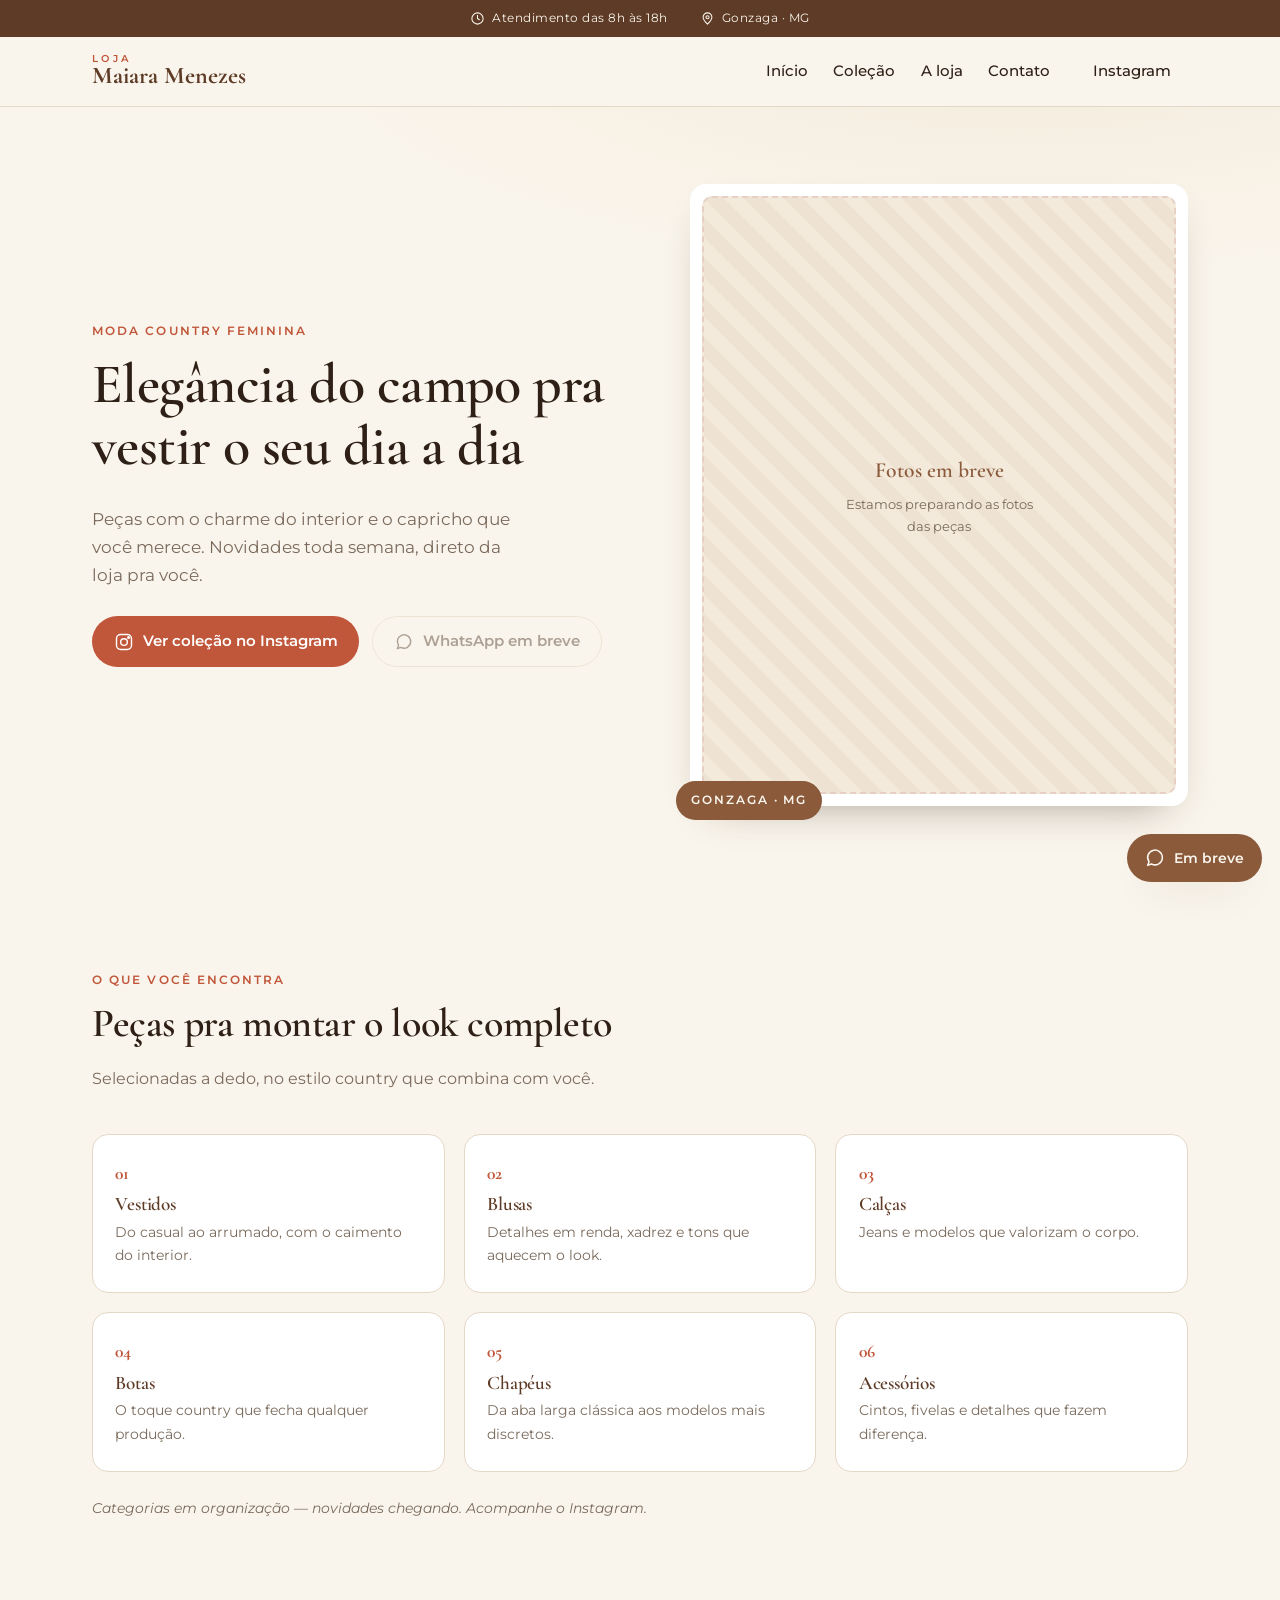
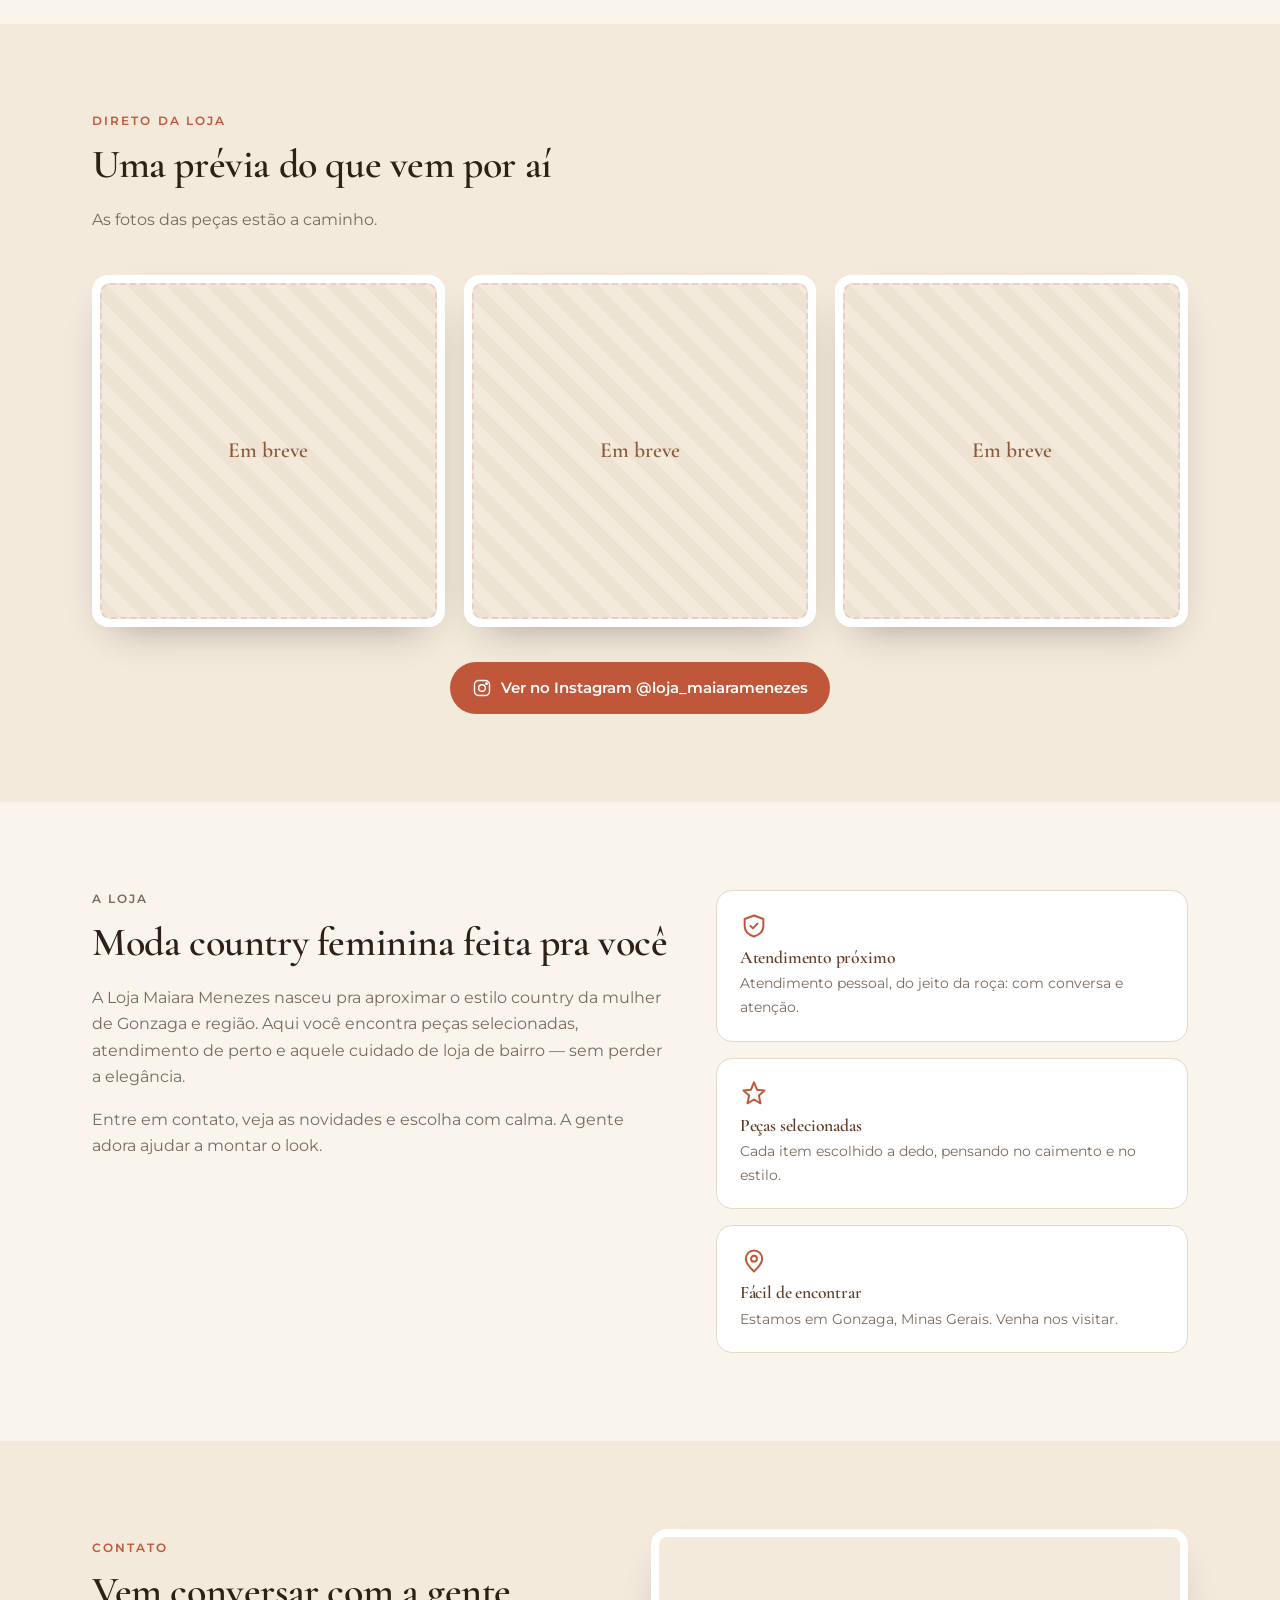
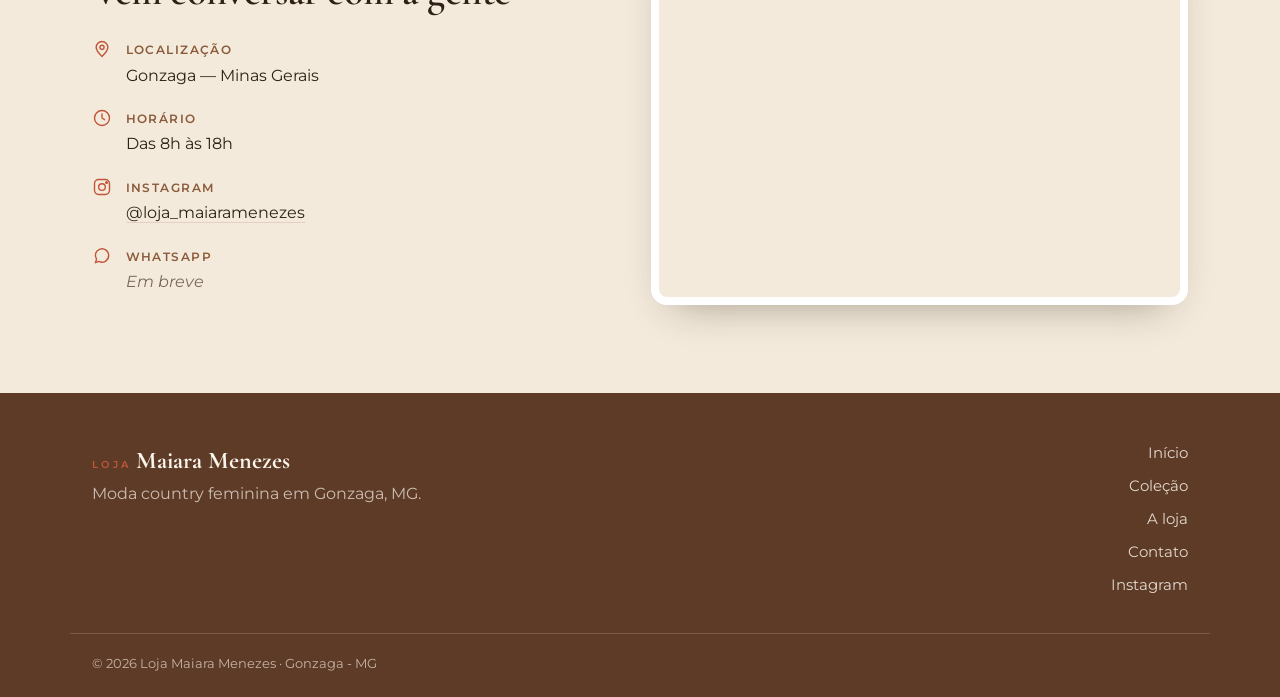
<file: _manual/index.html>
<!DOCTYPE html>
<html lang="pt-BR">
<head>
  <meta charset="UTF-8" />
  <meta name="viewport" content="width=device-width, initial-scale=1.0" />
  <title>Loja Maiara Menezes | Moda Country Feminina - Gonzaga MG</title>
  <meta name="description" content="Moda country feminina em Gonzaga, MG. Vestidos, blusas, calças, botas e acessórios com o charme do campo. Novidades toda semana no Instagram." />
  <meta name="theme-color" content="#8A5A3B" />
  <meta name="robots" content="noindex, nofollow" />

  <meta property="og:type" content="website" />
  <meta property="og:locale" content="pt_BR" />
  <meta property="og:site_name" content="Loja Maiara Menezes" />
  <meta property="og:title" content="Loja Maiara Menezes | Moda Country Feminina" />
  <meta property="og:description" content="Roupas country femininas em Gonzaga, MG. Novidades toda semana no Instagram." />
  <meta name="twitter:card" content="summary_large_image" />
  <meta name="twitter:title" content="Loja Maiara Menezes | Moda Country Feminina" />
  <meta name="twitter:description" content="Roupas country femininas em Gonzaga, MG." />

  <link rel="icon" href="data:image/svg+xml,%3Csvg xmlns='http://www.w3.org/2000/svg' viewBox='0 0 64 64'%3E%3Crect width='64' height='64' rx='14' fill='%238A5A3B'/%3E%3Ctext x='32' y='43' font-family='Georgia,serif' font-size='34' fill='%23FAF5EC' text-anchor='middle'%3EM%3C/text%3E%3C/svg%3E" />

  <link rel="preconnect" href="https://fonts.googleapis.com" />
  <link rel="preconnect" href="https://fonts.gstatic.com" crossorigin />
  <link href="https://fonts.googleapis.com/css2?family=Cormorant+Garamond:wght@500;600;700&family=Montserrat:wght@400;500;600&display=swap" rel="stylesheet" />
  <link rel="stylesheet" href="styles.css" />

  <script type="application/ld+json">
  {
    "@context": "https://schema.org",
    "@type": "ClothingStore",
    "name": "Loja Maiara Menezes",
    "description": "Loja de roupas country feminina em Gonzaga, Minas Gerais.",
    "address": {
      "@type": "PostalAddress",
      "addressLocality": "Gonzaga",
      "addressRegion": "MG",
      "addressCountry": "BR"
    },
    "sameAs": ["https://www.instagram.com/loja_maiaramenezes/"]
  }
  </script>
</head>
<body>

  <a class="skip" href="#inicio">Pular para o conteúdo</a>

  <header class="site-header" id="top">
    <div class="topbar">
      <span class="topbar__item">
        <svg class="ic" viewBox="0 0 24 24" aria-hidden="true"><circle cx="12" cy="12" r="9"/><path d="M12 7v5l3 2"/></svg>
        Atendimento das 8h às 18h
      </span>
      <span class="topbar__item">
        <svg class="ic" viewBox="0 0 24 24" aria-hidden="true"><path d="M12 21s7-6.6 7-11a7 7 0 1 0-14 0c0 4.4 7 11 7 11z"/><circle cx="12" cy="10" r="2.5"/></svg>
        Gonzaga &middot; MG
      </span>
    </div>

    <div class="nav container">
      <a class="brand" href="#top" aria-label="Loja Maiara Menezes">
        <span class="brand__eyebrow">Loja</span>
        <span class="brand__name">Maiara Menezes</span>
      </a>

      <button class="nav__toggle" id="navToggle" aria-label="Abrir menu" aria-expanded="false" aria-controls="navMenu">
        <span></span><span></span><span></span>
      </button>

      <nav class="nav__menu" id="navMenu" aria-label="Navegação">
        <a href="#inicio">Início</a>
        <a href="#colecao">Coleção</a>
        <a href="#sobre">A loja</a>
        <a href="#contato">Contato</a>
        <a class="btn btn--sm" href="https://www.instagram.com/loja_maiaramenezes/" target="_blank" rel="noopener">Instagram</a>
      </nav>
    </div>
  </header>

  <main>

    <section class="hero" id="inicio">
      <div class="container hero__grid">
        <div class="hero__copy">
          <p class="eyebrow">Moda country feminina</p>
          <h1>Elegância do campo pra vestir o seu dia a dia</h1>
          <p class="lead">Peças com o charme do interior e o capricho que você merece. Novidades toda semana, direto da loja pra você.</p>
          <div class="hero__actions">
            <a class="btn btn--primary" href="https://www.instagram.com/loja_maiaramenezes/" target="_blank" rel="noopener">
              <svg class="ic" viewBox="0 0 24 24" aria-hidden="true"><rect x="3" y="3" width="18" height="18" rx="5"/><circle cx="12" cy="12" r="4"/><circle cx="17.5" cy="6.5" r="1"/></svg>
              Ver coleção no Instagram
            </a>
            <span class="btn btn--ghost is-disabled" aria-disabled="true">
              <svg class="ic" viewBox="0 0 24 24" aria-hidden="true"><path d="M20 11.5a8 8 0 0 1-11.8 7L4 20l1.5-4A8 8 0 1 1 20 11.5z"/></svg>
              WhatsApp em breve
            </span>
          </div>
        </div>

        <div class="hero__visual" aria-hidden="true">
          <div class="frame frame--hero">
            <div class="frame__inner">
              <span class="frame__tag">Fotos em breve</span>
              <p class="frame__hint">Estamos preparando as fotos das peças</p>
            </div>
          </div>
          <span class="hero__seal">Gonzaga &middot; MG</span>
        </div>
      </div>
    </section>

    <section class="section" id="colecao">
      <div class="container">
        <header class="section__head">
          <p class="eyebrow">O que você encontra</p>
          <h2>Peças pra montar o look completo</h2>
          <p class="muted">Selecionadas a dedo, no estilo country que combina com você.</p>
        </header>

        <ul class="cats">
          <li class="cat"><span class="cat__num">01</span><h3>Vestidos</h3><p>Do casual ao arrumado, com o caimento do interior.</p></li>
          <li class="cat"><span class="cat__num">02</span><h3>Blusas</h3><p>Detalhes em renda, xadrez e tons que aquecem o look.</p></li>
          <li class="cat"><span class="cat__num">03</span><h3>Calças</h3><p>Jeans e modelos que valorizam o corpo.</p></li>
          <li class="cat"><span class="cat__num">04</span><h3>Botas</h3><p>O toque country que fecha qualquer produção.</p></li>
          <li class="cat"><span class="cat__num">05</span><h3>Chapéus</h3><p>Da aba larga clássica aos modelos mais discretos.</p></li>
          <li class="cat"><span class="cat__num">06</span><h3>Acessórios</h3><p>Cintos, fivelas e detalhes que fazem diferença.</p></li>
        </ul>
        <p class="note">Categorias em organização &mdash; novidades chegando. Acompanhe o Instagram.</p>
      </div>
    </section>

    <section class="section section--alt" id="galeria">
      <div class="container">
        <header class="section__head">
          <p class="eyebrow">Direto da loja</p>
          <h2>Uma prévia do que vem por aí</h2>
          <p class="muted">As fotos das peças estão a caminho.</p>
        </header>

        <div class="gallery">
          <div class="frame frame--sm"><div class="frame__inner"><span class="frame__tag">Em breve</span></div></div>
          <div class="frame frame--sm"><div class="frame__inner"><span class="frame__tag">Em breve</span></div></div>
          <div class="frame frame--sm"><div class="frame__inner"><span class="frame__tag">Em breve</span></div></div>
        </div>

        <div class="center">
          <a class="btn btn--primary" href="https://www.instagram.com/loja_maiaramenezes/" target="_blank" rel="noopener">
            <svg class="ic" viewBox="0 0 24 24" aria-hidden="true"><rect x="3" y="3" width="18" height="18" rx="5"/><circle cx="12" cy="12" r="4"/><circle cx="17.5" cy="6.5" r="1"/></svg>
            Ver no Instagram @loja_maiaramenezes
          </a>
        </div>
      </div>
    </section>

    <section class="section" id="sobre">
      <div class="container about">
        <div class="about__text">
          <p class="eyebrow">A loja</p>
          <h2>Moda country feminina feita pra você</h2>
          <p>A Loja Maiara Menezes nasceu pra aproximar o estilo country da mulher de Gonzaga e região. Aqui você encontra peças selecionadas, atendimento de perto e aquele cuidado de loja de bairro &mdash; sem perder a elegância.</p>
          <p>Entre em contato, veja as novidades e escolha com calma. A gente adora ajudar a montar o look.</p>
        </div>

        <ul class="trust">
          <li class="trust__item">
            <svg class="ic ic--lg" viewBox="0 0 24 24" aria-hidden="true"><path d="M12 3l8 3v6c0 4.4-3.4 7.6-8 9-4.6-1.4-8-4.6-8-9V6z"/><path d="M9 12l2 2 4-4"/></svg>
            <h3>Atendimento próximo</h3>
            <p>Atendimento pessoal, do jeito da roça: com conversa e atenção.</p>
          </li>
          <li class="trust__item">
            <svg class="ic ic--lg" viewBox="0 0 24 24" aria-hidden="true"><path d="M12 2l2.6 6.3L21 9l-4.8 4.3L17.6 20 12 16.7 6.4 20l1.4-6.7L3 9l6.4-.7z"/></svg>
            <h3>Peças selecionadas</h3>
            <p>Cada item escolhido a dedo, pensando no caimento e no estilo.</p>
          </li>
          <li class="trust__item">
            <svg class="ic ic--lg" viewBox="0 0 24 24" aria-hidden="true"><path d="M12 21s7-6.6 7-11a7 7 0 1 0-14 0c0 4.4 7 11 7 11z"/><circle cx="12" cy="10" r="2.5"/></svg>
            <h3>Fácil de encontrar</h3>
            <p>Estamos em Gonzaga, Minas Gerais. Venha nos visitar.</p>
          </li>
        </ul>
      </div>
    </section>

    <section class="section section--alt" id="contato">
      <div class="container contact">
        <div class="contact__info">
          <p class="eyebrow">Contato</p>
          <h2>Vem conversar com a gente</h2>

          <ul class="contact__list">
            <li>
              <svg class="ic" viewBox="0 0 24 24" aria-hidden="true"><path d="M12 21s7-6.6 7-11a7 7 0 1 0-14 0c0 4.4 7 11 7 11z"/><circle cx="12" cy="10" r="2.5"/></svg>
              <span><strong>Localização</strong><br>Gonzaga &mdash; Minas Gerais</span>
            </li>
            <li>
              <svg class="ic" viewBox="0 0 24 24" aria-hidden="true"><circle cx="12" cy="12" r="9"/><path d="M12 7v5l3 2"/></svg>
              <span><strong>Horário</strong><br>Das 8h às 18h</span>
            </li>
            <li>
              <svg class="ic" viewBox="0 0 24 24" aria-hidden="true"><rect x="3" y="3" width="18" height="18" rx="5"/><circle cx="12" cy="12" r="4"/><circle cx="17.5" cy="6.5" r="1"/></svg>
              <span><strong>Instagram</strong><br><a href="https://www.instagram.com/loja_maiaramenezes/" target="_blank" rel="noopener">@loja_maiaramenezes</a></span>
            </li>
            <li>
              <svg class="ic" viewBox="0 0 24 24" aria-hidden="true"><path d="M20 11.5a8 8 0 0 1-11.8 7L4 20l1.5-4A8 8 0 1 1 20 11.5z"/></svg>
              <span><strong>WhatsApp</strong><br><em class="soon">Em breve</em></span>
            </li>
          </ul>
        </div>

        <div class="contact__map">
          <iframe
            title="Mapa de Gonzaga, Minas Gerais"
            src="https://maps.google.com/maps?q=Gonzaga%20MG&z=13&output=embed"
            loading="lazy"
            referrerpolicy="no-referrer-when-downgrade"></iframe>
        </div>
      </div>
    </section>

  </main>

  <footer class="footer">
    <div class="container footer__grid">
      <div>
        <span class="brand__eyebrow">Loja</span>
        <span class="brand__name brand__name--light">Maiara Menezes</span>
        <p class="muted-light">Moda country feminina em Gonzaga, MG.</p>
      </div>
      <nav class="footer__nav" aria-label="Rodapé">
        <a href="#inicio">Início</a>
        <a href="#colecao">Coleção</a>
        <a href="#sobre">A loja</a>
        <a href="#contato">Contato</a>
        <a href="https://www.instagram.com/loja_maiaramenezes/" target="_blank" rel="noopener">Instagram</a>
      </nav>
    </div>
    <div class="container footer__base">
      <p>&copy; <span id="ano"></span> Loja Maiara Menezes &middot; Gonzaga - MG</p>
    </div>
  </footer>

  <a class="float-wa" href="https://www.instagram.com/loja_maiaramenezes/" target="_blank" rel="noopener" aria-label="WhatsApp em breve - falar no Instagram" title="WhatsApp em breve">
    <svg class="ic" viewBox="0 0 24 24" aria-hidden="true"><path d="M20 11.5a8 8 0 0 1-11.8 7L4 20l1.5-4A8 8 0 1 1 20 11.5z"/></svg>
    <span class="float-wa__label">Em breve</span>
  </a>

  <script src="script.js" defer></script>
</body>
</html>
</file>
<file: styles.css>
*,:after,:before{--tw-border-spacing-x:0;--tw-border-spacing-y:0;--tw-translate-x:0;--tw-translate-y:0;--tw-rotate:0;--tw-skew-x:0;--tw-skew-y:0;--tw-scale-x:1;--tw-scale-y:1;--tw-pan-x: ;--tw-pan-y: ;--tw-pinch-zoom: ;--tw-scroll-snap-strictness:proximity;--tw-gradient-from-position: ;--tw-gradient-via-position: ;--tw-gradient-to-position: ;--tw-ordinal: ;--tw-slashed-zero: ;--tw-numeric-figure: ;--tw-numeric-spacing: ;--tw-numeric-fraction: ;--tw-ring-inset: ;--tw-ring-offset-width:0px;--tw-ring-offset-color:#fff;--tw-ring-color:rgba(59,130,246,.5);--tw-ring-offset-shadow:0 0 #0000;--tw-ring-shadow:0 0 #0000;--tw-shadow:0 0 #0000;--tw-shadow-colored:0 0 #0000;--tw-blur: ;--tw-brightness: ;--tw-contrast: ;--tw-grayscale: ;--tw-hue-rotate: ;--tw-invert: ;--tw-saturate: ;--tw-sepia: ;--tw-drop-shadow: ;--tw-backdrop-blur: ;--tw-backdrop-brightness: ;--tw-backdrop-contrast: ;--tw-backdrop-grayscale: ;--tw-backdrop-hue-rotate: ;--tw-backdrop-invert: ;--tw-backdrop-opacity: ;--tw-backdrop-saturate: ;--tw-backdrop-sepia: ;--tw-contain-size: ;--tw-contain-layout: ;--tw-contain-paint: ;--tw-contain-style: }::backdrop{--tw-border-spacing-x:0;--tw-border-spacing-y:0;--tw-translate-x:0;--tw-translate-y:0;--tw-rotate:0;--tw-skew-x:0;--tw-skew-y:0;--tw-scale-x:1;--tw-scale-y:1;--tw-pan-x: ;--tw-pan-y: ;--tw-pinch-zoom: ;--tw-scroll-snap-strictness:proximity;--tw-gradient-from-position: ;--tw-gradient-via-position: ;--tw-gradient-to-position: ;--tw-ordinal: ;--tw-slashed-zero: ;--tw-numeric-figure: ;--tw-numeric-spacing: ;--tw-numeric-fraction: ;--tw-ring-inset: ;--tw-ring-offset-width:0px;--tw-ring-offset-color:#fff;--tw-ring-color:rgba(59,130,246,.5);--tw-ring-offset-shadow:0 0 #0000;--tw-ring-shadow:0 0 #0000;--tw-shadow:0 0 #0000;--tw-shadow-colored:0 0 #0000;--tw-blur: ;--tw-brightness: ;--tw-contrast: ;--tw-grayscale: ;--tw-hue-rotate: ;--tw-invert: ;--tw-saturate: ;--tw-sepia: ;--tw-drop-shadow: ;--tw-backdrop-blur: ;--tw-backdrop-brightness: ;--tw-backdrop-contrast: ;--tw-backdrop-grayscale: ;--tw-backdrop-hue-rotate: ;--tw-backdrop-invert: ;--tw-backdrop-opacity: ;--tw-backdrop-saturate: ;--tw-backdrop-sepia: ;--tw-contain-size: ;--tw-contain-layout: ;--tw-contain-paint: ;--tw-contain-style: }/*! tailwindcss v3.4.17 | MIT License | https://tailwindcss.com*/*,:after,:before{box-sizing:border-box;border:0 solid #e5e7eb}:after,:before{--tw-content:""}:host,html{line-height:1.5;-webkit-text-size-adjust:100%;-moz-tab-size:4;-o-tab-size:4;tab-size:4;font-family:ui-sans-serif,system-ui,sans-serif,Apple Color Emoji,Segoe UI Emoji,Segoe UI Symbol,Noto Color Emoji;font-feature-settings:normal;font-variation-settings:normal;-webkit-tap-highlight-color:transparent}body{margin:0;line-height:inherit}hr{height:0;color:inherit;border-top-width:1px}abbr:where([title]){-webkit-text-decoration:underline dotted;text-decoration:underline dotted}h1,h2,h3,h4,h5,h6{font-size:inherit;font-weight:inherit}a{color:inherit;text-decoration:inherit}b,strong{font-weight:bolder}code,kbd,pre,samp{font-family:ui-monospace,SFMono-Regular,Menlo,Monaco,Consolas,Liberation Mono,Courier New,monospace;font-feature-settings:normal;font-variation-settings:normal;font-size:1em}small{font-size:80%}sub,sup{font-size:75%;line-height:0;position:relative;vertical-align:baseline}sub{bottom:-.25em}sup{top:-.5em}table{text-indent:0;border-color:inherit;border-collapse:collapse}button,input,optgroup,select,textarea{font-family:inherit;font-feature-settings:inherit;font-variation-settings:inherit;font-size:100%;font-weight:inherit;line-height:inherit;letter-spacing:inherit;color:inherit;margin:0;padding:0}button,select{text-transform:none}button,input:where([type=button]),input:where([type=reset]),input:where([type=submit]){-webkit-appearance:button;background-color:transparent;background-image:none}:-moz-focusring{outline:auto}:-moz-ui-invalid{box-shadow:none}progress{vertical-align:baseline}::-webkit-inner-spin-button,::-webkit-outer-spin-button{height:auto}[type=search]{-webkit-appearance:textfield;outline-offset:-2px}::-webkit-search-decoration{-webkit-appearance:none}::-webkit-file-upload-button{-webkit-appearance:button;font:inherit}summary{display:list-item}blockquote,dd,dl,figure,h1,h2,h3,h4,h5,h6,hr,p,pre{margin:0}fieldset{margin:0}fieldset,legend{padding:0}menu,ol,ul{list-style:none;margin:0;padding:0}dialog{padding:0}textarea{resize:vertical}input::-moz-placeholder,textarea::-moz-placeholder{opacity:1;color:#9ca3af}input::placeholder,textarea::placeholder{opacity:1;color:#9ca3af}[role=button],button{cursor:pointer}:disabled{cursor:default}audio,canvas,embed,iframe,img,object,svg,video{display:block;vertical-align:middle}img,video{max-width:100%;height:auto}[hidden]:where(:not([hidden=until-found])){display:none}.pointer-events-none{pointer-events:none}.fixed{position:fixed}.absolute{position:absolute}.relative{position:relative}.sticky{position:sticky}.inset-0{inset:0}.inset-4{inset:1rem}.-right-1\.5{right:-.375rem}.-top-1\.5{top:-.375rem}.bottom-6{bottom:1.5rem}.right-0{right:0}.right-6{right:1.5rem}.right-space-sm{right:.5rem}.top-0{top:0}.top-space-sm{top:.5rem}.z-10{z-index:10}.z-50{z-index:50}.z-\[60\]{z-index:60}.z-\[70\]{z-index:70}.z-\[80\]{z-index:80}.col-span-12{grid-column:span 12/span 12}.mx-auto{margin-left:auto;margin-right:auto}.mb-1{margin-bottom:.25rem}.mb-space-2xl{margin-bottom:4rem}.mb-space-lg{margin-bottom:1.5rem}.mb-space-md{margin-bottom:1rem}.mb-space-sm{margin-bottom:.5rem}.mb-space-xl{margin-bottom:2.5rem}.mb-space-xs{margin-bottom:.25rem}.mt-1{margin-top:.25rem}.mt-2{margin-top:.5rem}.mt-auto{margin-top:auto}.mt-space-2xl{margin-top:4rem}.mt-space-md{margin-top:1rem}.block{display:block}.inline-block{display:inline-block}.flex{display:flex}.inline-flex{display:inline-flex}.grid{display:grid}.hidden{display:none}.aspect-\[3\/4\]{aspect-ratio:3/4}.aspect-\[4\/3\]{aspect-ratio:4/3}.aspect-square{aspect-ratio:1/1}.h-0\.5{height:.125rem}.h-10{height:2.5rem}.h-14{height:3.5rem}.h-16{height:4rem}.h-20{height:5rem}.h-3\.5{height:.875rem}.h-4{height:1rem}.h-5{height:1.25rem}.h-6{height:1.5rem}.h-7{height:1.75rem}.h-8{height:2rem}.h-9{height:2.25rem}.h-\[18px\]{height:18px}.h-full{height:100%}.max-h-\[90vh\]{max-height:90vh}.max-h-\[calc\(100vh-4rem\)\]{max-height:calc(100vh - 4rem)}.w-10{width:2.5rem}.w-14{width:3.5rem}.w-16{width:4rem}.w-24{width:6rem}.w-3\.5{width:.875rem}.w-4{width:1rem}.w-5{width:1.25rem}.w-6{width:1.5rem}.w-7{width:1.75rem}.w-8{width:2rem}.w-9{width:2.25rem}.w-full{width:100%}.min-w-0{min-width:0}.min-w-\[18px\]{min-width:18px}.max-w-2xl{max-width:42rem}.max-w-\[1440px\]{max-width:1440px}.max-w-md{max-width:28rem}.max-w-xl{max-width:36rem}.max-w-xs{max-width:20rem}.flex-1{flex:1 1 0%}.shrink-0{flex-shrink:0}.translate-x-full{--tw-translate-x:100%;transform:translate(var(--tw-translate-x),var(--tw-translate-y)) rotate(var(--tw-rotate)) skewX(var(--tw-skew-x)) skewY(var(--tw-skew-y)) scaleX(var(--tw-scale-x)) scaleY(var(--tw-scale-y))}.cursor-pointer{cursor:pointer}.resize{resize:both}.grid-cols-1{grid-template-columns:repeat(1,minmax(0,1fr))}.grid-cols-12{grid-template-columns:repeat(12,minmax(0,1fr))}.grid-cols-2{grid-template-columns:repeat(2,minmax(0,1fr))}.grid-cols-3{grid-template-columns:repeat(3,minmax(0,1fr))}.flex-col{flex-direction:column}.flex-wrap{flex-wrap:wrap}.items-start{align-items:flex-start}.items-center{align-items:center}.justify-center{justify-content:center}.justify-between{justify-content:space-between}.gap-1{gap:.25rem}.gap-2{gap:.5rem}.gap-2\.5{gap:.625rem}.gap-space-2xl{gap:4rem}.gap-space-lg{gap:1.5rem}.gap-space-md{gap:1rem}.gap-space-sm{gap:.5rem}.gap-space-xl{gap:2.5rem}.gap-space-xs{gap:.25rem}.gap-x-space-xl{-moz-column-gap:2.5rem;column-gap:2.5rem}.gap-y-space-sm{row-gap:.5rem}.overflow-auto{overflow:auto}.overflow-hidden{overflow:hidden}.overflow-y-auto{overflow-y:auto}.scroll-smooth{scroll-behavior:smooth}.truncate{overflow:hidden;text-overflow:ellipsis;white-space:nowrap}.rounded{border-radius:.125rem}.rounded-full{border-radius:.75rem}.rounded-lg{border-radius:.25rem}.border{border-width:1px}.border-8{border-width:8px}.border-b{border-bottom-width:1px}.border-b-2{border-bottom-width:2px}.border-l{border-left-width:1px}.border-t{border-top-width:1px}.border-dashed{border-style:dashed}.border-outline{--tw-border-opacity:1;border-color:rgb(122 106 92/var(--tw-border-opacity,1))}.border-outline-variant{--tw-border-opacity:1;border-color:rgb(228 216 198/var(--tw-border-opacity,1))}.border-primary{--tw-border-opacity:1;border-color:rgb(110 67 38/var(--tw-border-opacity,1))}.border-primary-container{--tw-border-opacity:1;border-color:rgb(138 90 59/var(--tw-border-opacity,1))}.border-surface-container{--tw-border-opacity:1;border-color:rgb(243 234 219/var(--tw-border-opacity,1))}.bg-black\/50{background-color:rgba(0,0,0,.5)}.bg-primary-container{--tw-bg-opacity:1;background-color:rgb(138 90 59/var(--tw-bg-opacity,1))}.bg-surface{--tw-bg-opacity:1;background-color:rgb(250 245 236/var(--tw-bg-opacity,1))}.bg-surface-container{--tw-bg-opacity:1;background-color:rgb(243 234 219/var(--tw-bg-opacity,1))}.bg-surface-container-high{--tw-bg-opacity:1;background-color:rgb(239 228 210/var(--tw-bg-opacity,1))}.bg-surface-container-low{--tw-bg-opacity:1;background-color:rgb(247 240 227/var(--tw-bg-opacity,1))}.bg-surface-variant{--tw-bg-opacity:1;background-color:rgb(232 207 198/var(--tw-bg-opacity,1))}.bg-surface\/20{background-color:hsla(39,58%,95%,.2)}.bg-surface\/95{background-color:hsla(39,58%,95%,.95)}.bg-tertiary-container{--tw-bg-opacity:1;background-color:rgb(192 86 58/var(--tw-bg-opacity,1))}.object-cover{-o-object-fit:cover;object-fit:cover}.p-2{padding:.5rem}.p-space-2xl{padding:4rem}.p-space-lg{padding:1.5rem}.p-space-md{padding:1rem}.p-space-xl{padding:2.5rem}.px-1{padding-left:.25rem;padding-right:.25rem}.px-2{padding-left:.5rem;padding-right:.5rem}.px-3{padding-left:.75rem;padding-right:.75rem}.px-gutter{padding-left:1.5rem;padding-right:1.5rem}.px-gutter-desktop{padding-left:2rem;padding-right:2rem}.px-space-lg{padding-left:1.5rem;padding-right:1.5rem}.px-space-md{padding-left:1rem;padding-right:1rem}.px-space-xl{padding-left:2.5rem;padding-right:2.5rem}.px-space-xs{padding-left:.25rem;padding-right:.25rem}.py-0\.5{padding-top:.125rem;padding-bottom:.125rem}.py-1{padding-top:.25rem;padding-bottom:.25rem}.py-1\.5{padding-top:.375rem;padding-bottom:.375rem}.py-2{padding-top:.5rem;padding-bottom:.5rem}.py-2\.5{padding-top:.625rem;padding-bottom:.625rem}.py-3{padding-top:.75rem;padding-bottom:.75rem}.py-3\.5{padding-top:.875rem;padding-bottom:.875rem}.py-space-2xl{padding-top:4rem;padding-bottom:4rem}.py-space-3xl{padding-top:6rem;padding-bottom:6rem}.py-space-lg{padding-top:1.5rem;padding-bottom:1.5rem}.py-space-md{padding-top:1rem;padding-bottom:1rem}.py-space-sm{padding-top:.5rem;padding-bottom:.5rem}.pb-1{padding-bottom:.25rem}.pb-space-md{padding-bottom:1rem}.pb-space-sm{padding-bottom:.5rem}.pr-0{padding-right:0}.pt-space-lg{padding-top:1.5rem}.pt-space-md{padding-top:1rem}.text-left{text-align:left}.text-center{text-align:center}.font-body-lg,.font-body-md,.font-body-sm{font-family:Montserrat,sans-serif}.font-display-hero,.font-headline-md,.font-headline-sm,.font-headline-xl{font-family:Cormorant Garamond,EB Garamond,serif}.font-label-lg,.font-label-md,.font-label-sm{font-family:Montserrat,sans-serif}.text-\[10px\]{font-size:10px}.text-\[11px\]{font-size:11px}.text-\[9px\]{font-size:9px}.text-body-lg{font-size:1.125rem;line-height:1.75rem;font-weight:400}.text-body-md{font-size:1rem;line-height:1.625rem;font-weight:400}.text-body-sm{font-size:.875rem;line-height:1.375rem;font-weight:400}.text-display-hero{font-size:3.75rem;line-height:4.25rem;letter-spacing:-.01em;font-weight:400}.text-headline-md{font-size:1.75rem;line-height:2.25rem;font-weight:500}.text-headline-sm{font-size:1.375rem;line-height:1.875rem;font-weight:600}.text-headline-xl{font-size:3rem;line-height:3.5rem;letter-spacing:-.01em;font-weight:400}.text-label-lg{font-size:.875rem;line-height:1.25rem;letter-spacing:.08em;font-weight:600}.text-label-md{font-size:.75rem;line-height:1rem;letter-spacing:.1em;font-weight:600}.text-label-sm{font-size:.6875rem;line-height:.875rem;letter-spacing:.12em;font-weight:600}.font-medium{font-weight:500}.font-semibold{font-weight:600}.uppercase{text-transform:uppercase}.leading-none{line-height:1}.leading-relaxed{line-height:1.625}.leading-snug{line-height:1.375}.leading-tight{line-height:1.25}.tracking-tight{letter-spacing:-.025em}.tracking-wider{letter-spacing:.05em}.tracking-widest{letter-spacing:.1em}.text-on-primary-container{--tw-text-opacity:1;color:rgb(247 231 216/var(--tw-text-opacity,1))}.text-on-surface{--tw-text-opacity:1;color:rgb(46 32 22/var(--tw-text-opacity,1))}.text-on-surface-variant{--tw-text-opacity:1;color:rgb(91 74 62/var(--tw-text-opacity,1))}.text-on-tertiary{--tw-text-opacity:1;color:rgb(255 255 255/var(--tw-text-opacity,1))}.text-on-tertiary-container{--tw-text-opacity:1;color:rgb(255 231 222/var(--tw-text-opacity,1))}.text-outline{--tw-text-opacity:1;color:rgb(122 106 92/var(--tw-text-opacity,1))}.text-outline-variant{--tw-text-opacity:1;color:rgb(228 216 198/var(--tw-text-opacity,1))}.text-primary{--tw-text-opacity:1;color:rgb(110 67 38/var(--tw-text-opacity,1))}.text-primary-container{--tw-text-opacity:1;color:rgb(138 90 59/var(--tw-text-opacity,1))}.text-secondary{--tw-text-opacity:1;color:rgb(90 107 123/var(--tw-text-opacity,1))}.text-surface{--tw-text-opacity:1;color:rgb(250 245 236/var(--tw-text-opacity,1))}.text-tertiary{--tw-text-opacity:1;color:rgb(169 69 45/var(--tw-text-opacity,1))}.text-tertiary-container{--tw-text-opacity:1;color:rgb(192 86 58/var(--tw-text-opacity,1))}.antialiased{-webkit-font-smoothing:antialiased;-moz-osx-font-smoothing:grayscale}.opacity-20{opacity:.2}.opacity-40{opacity:.4}.opacity-50{opacity:.5}.opacity-75{opacity:.75}.shadow{--tw-shadow:0 1px 3px 0 rgba(0,0,0,.1),0 1px 2px -1px rgba(0,0,0,.1);--tw-shadow-colored:0 1px 3px 0 var(--tw-shadow-color),0 1px 2px -1px var(--tw-shadow-color)}.shadow,.shadow-inner{box-shadow:var(--tw-ring-offset-shadow,0 0 #0000),var(--tw-ring-shadow,0 0 #0000),var(--tw-shadow)}.shadow-inner{--tw-shadow:inset 0 2px 4px 0 rgba(0,0,0,.05);--tw-shadow-colored:inset 0 2px 4px 0 var(--tw-shadow-color)}.shadow-lg{--tw-shadow:0 10px 15px -3px rgba(0,0,0,.1),0 4px 6px -4px rgba(0,0,0,.1);--tw-shadow-colored:0 10px 15px -3px var(--tw-shadow-color),0 4px 6px -4px var(--tw-shadow-color)}.shadow-lg,.shadow-md{box-shadow:var(--tw-ring-offset-shadow,0 0 #0000),var(--tw-ring-shadow,0 0 #0000),var(--tw-shadow)}.shadow-md{--tw-shadow:0 4px 6px -1px rgba(0,0,0,.1),0 2px 4px -2px rgba(0,0,0,.1);--tw-shadow-colored:0 4px 6px -1px var(--tw-shadow-color),0 2px 4px -2px var(--tw-shadow-color)}.shadow-sm{--tw-shadow:0 1px 2px 0 rgba(0,0,0,.05);--tw-shadow-colored:0 1px 2px 0 var(--tw-shadow-color)}.shadow-sm,.shadow-xl{box-shadow:var(--tw-ring-offset-shadow,0 0 #0000),var(--tw-ring-shadow,0 0 #0000),var(--tw-shadow)}.shadow-xl{--tw-shadow:0 20px 25px -5px rgba(0,0,0,.1),0 8px 10px -6px rgba(0,0,0,.1);--tw-shadow-colored:0 20px 25px -5px var(--tw-shadow-color),0 8px 10px -6px var(--tw-shadow-color)}.filter{filter:var(--tw-blur) var(--tw-brightness) var(--tw-contrast) var(--tw-grayscale) var(--tw-hue-rotate) var(--tw-invert) var(--tw-saturate) var(--tw-sepia) var(--tw-drop-shadow)}.backdrop-blur-md{--tw-backdrop-blur:blur(12px);-webkit-backdrop-filter:var(--tw-backdrop-blur) var(--tw-backdrop-brightness) var(--tw-backdrop-contrast) var(--tw-backdrop-grayscale) var(--tw-backdrop-hue-rotate) var(--tw-backdrop-invert) var(--tw-backdrop-opacity) var(--tw-backdrop-saturate) var(--tw-backdrop-sepia);backdrop-filter:var(--tw-backdrop-blur) var(--tw-backdrop-brightness) var(--tw-backdrop-contrast) var(--tw-backdrop-grayscale) var(--tw-backdrop-hue-rotate) var(--tw-backdrop-invert) var(--tw-backdrop-opacity) var(--tw-backdrop-saturate) var(--tw-backdrop-sepia)}.transition-all{transition-property:all;transition-timing-function:cubic-bezier(.4,0,.2,1);transition-duration:.15s}.transition-colors{transition-property:color,background-color,border-color,text-decoration-color,fill,stroke;transition-timing-function:cubic-bezier(.4,0,.2,1);transition-duration:.15s}.transition-transform{transition-property:transform;transition-timing-function:cubic-bezier(.4,0,.2,1);transition-duration:.15s}.duration-200{transition-duration:.2s}.duration-300{transition-duration:.3s}body,html{overflow-x:hidden}@media (max-width:1023px){.px-gutter-desktop{padding-left:1.25rem!important;padding-right:1.25rem!important}}@media (max-width:767px){.py-space-3xl{padding-top:3.25rem!important;padding-bottom:3.25rem!important}.mb-space-2xl{margin-bottom:2.25rem!important}.text-display-hero{font-size:2.4rem!important;line-height:1.08!important;letter-spacing:-.01em!important}.text-headline-xl{font-size:1.9rem!important;line-height:2.3rem!important}.text-headline-lg{font-size:1.6rem!important;line-height:2.1rem!important}[data-cat]{padding:.75rem!important}[data-cat] .aspect-\[3\/4\]{aspect-ratio:1/1!important}[data-cat] h3{font-size:1.1rem!important;line-height:1.3!important;margin-bottom:.1rem!important}[data-cat] p{display:none!important}[data-cat] .pt-space-md{padding-top:.5rem!important}[data-cat] .mt-space-md{margin-top:.5rem!important}[data-cat] .mb-space-lg,[data-cat] .mb-space-md{margin-bottom:.6rem!important}[data-cat] .mb-space-xs{margin-bottom:.1rem!important}#filtros{gap:.4rem!important}#filtros button{padding:.35rem .7rem!important}#gradeProdutos{grid-template-columns:repeat(2,minmax(0,1fr))!important;gap:.75rem!important}}.selection\:bg-surface-variant ::-moz-selection{--tw-bg-opacity:1;background-color:rgb(232 207 198/var(--tw-bg-opacity,1))}.selection\:bg-surface-variant ::selection{--tw-bg-opacity:1;background-color:rgb(232 207 198/var(--tw-bg-opacity,1))}.selection\:text-primary ::-moz-selection{--tw-text-opacity:1;color:rgb(110 67 38/var(--tw-text-opacity,1))}.selection\:text-primary ::selection{--tw-text-opacity:1;color:rgb(110 67 38/var(--tw-text-opacity,1))}.selection\:bg-surface-variant::-moz-selection{--tw-bg-opacity:1;background-color:rgb(232 207 198/var(--tw-bg-opacity,1))}.selection\:bg-surface-variant::selection{--tw-bg-opacity:1;background-color:rgb(232 207 198/var(--tw-bg-opacity,1))}.selection\:text-primary::-moz-selection{--tw-text-opacity:1;color:rgb(110 67 38/var(--tw-text-opacity,1))}.selection\:text-primary::selection{--tw-text-opacity:1;color:rgb(110 67 38/var(--tw-text-opacity,1))}.hover\:border-primary-container:hover{--tw-border-opacity:1;border-color:rgb(138 90 59/var(--tw-border-opacity,1))}.hover\:bg-primary:hover{--tw-bg-opacity:1;background-color:rgb(110 67 38/var(--tw-bg-opacity,1))}.hover\:bg-primary-container:hover{--tw-bg-opacity:1;background-color:rgb(138 90 59/var(--tw-bg-opacity,1))}.hover\:bg-surface-container:hover{--tw-bg-opacity:1;background-color:rgb(243 234 219/var(--tw-bg-opacity,1))}.hover\:bg-tertiary:hover{--tw-bg-opacity:1;background-color:rgb(169 69 45/var(--tw-bg-opacity,1))}.hover\:text-error:hover{--tw-text-opacity:1;color:rgb(186 26 26/var(--tw-text-opacity,1))}.hover\:text-primary:hover{--tw-text-opacity:1;color:rgb(110 67 38/var(--tw-text-opacity,1))}.hover\:text-surface:hover{--tw-text-opacity:1;color:rgb(250 245 236/var(--tw-text-opacity,1))}.hover\:underline:hover{text-decoration-line:underline}.hover\:shadow-md:hover{--tw-shadow:0 4px 6px -1px rgba(0,0,0,.1),0 2px 4px -2px rgba(0,0,0,.1);--tw-shadow-colored:0 4px 6px -1px var(--tw-shadow-color),0 2px 4px -2px var(--tw-shadow-color);box-shadow:var(--tw-ring-offset-shadow,0 0 #0000),var(--tw-ring-shadow,0 0 #0000),var(--tw-shadow)}.active\:scale-95:active{--tw-scale-x:.95;--tw-scale-y:.95}.active\:scale-95:active,.group:hover .group-hover\:translate-x-1{transform:translate(var(--tw-translate-x),var(--tw-translate-y)) rotate(var(--tw-rotate)) skewX(var(--tw-skew-x)) skewY(var(--tw-skew-y)) scaleX(var(--tw-scale-x)) scaleY(var(--tw-scale-y))}.group:hover .group-hover\:translate-x-1{--tw-translate-x:0.25rem}.group:hover .group-hover\:bg-primary-container{--tw-bg-opacity:1;background-color:rgb(138 90 59/var(--tw-bg-opacity,1))}.group:hover .group-hover\:text-surface{--tw-text-opacity:1;color:rgb(250 245 236/var(--tw-text-opacity,1))}@media (min-width:640px){.sm\:block{display:block}.sm\:inline{display:inline}.sm\:grid-cols-2{grid-template-columns:repeat(2,minmax(0,1fr))}}@media (min-width:768px){.md\:grid-cols-3{grid-template-columns:repeat(3,minmax(0,1fr))}.md\:flex-row{flex-direction:row}.md\:items-end{align-items:flex-end}.md\:gap-space-lg{gap:1.5rem}}@media (min-width:1024px){.lg\:col-span-5{grid-column:span 5/span 5}.lg\:col-span-7{grid-column:span 7/span 7}.lg\:flex{display:flex}.lg\:inline-flex{display:inline-flex}.lg\:hidden{display:none}.lg\:h-20{height:5rem}.lg\:grid-cols-12{grid-template-columns:repeat(12,minmax(0,1fr))}.lg\:grid-cols-3{grid-template-columns:repeat(3,minmax(0,1fr))}.lg\:grid-cols-4{grid-template-columns:repeat(4,minmax(0,1fr))}.lg\:px-gutter-desktop{padding-left:2rem;padding-right:2rem}.lg\:pr-space-xl{padding-right:2.5rem}}@media (min-width:1280px){.xl\:flex{display:flex}.xl\:gap-space-xl{gap:2.5rem}}
</file>
<file: _manual/styles.css>
/* ===== Loja Maiara Menezes - Country feminino ===== */
:root {
  --cream: #FAF5EC;
  --cream-2: #F3EADB;
  --brown: #8A5A3B;
  --brown-dark: #5E3B26;
  --terracotta: #C0563A;
  --denim: #5A6B7B;
  --blush: #E8CFC6;
  --ink: #2E2016;
  --muted: #7A6A5C;
  --line: #E4D8C6;
  --white: #ffffff;

  --serif: "Cormorant Garamond", Georgia, serif;
  --sans: "Montserrat", system-ui, -apple-system, Segoe UI, Roboto, sans-serif;

  --radius: 16px;
  --radius-sm: 10px;
  --maxw: 1140px;
  --shadow: 0 18px 40px -22px rgba(46, 32, 22, .45);
}

* { box-sizing: border-box; }

html { scroll-behavior: smooth; }

body {
  margin: 0;
  font-family: var(--sans);
  color: var(--ink);
  background: var(--cream);
  line-height: 1.65;
  -webkit-font-smoothing: antialiased;
}

img { max-width: 100%; display: block; }
a { color: inherit; text-decoration: none; }

h1, h2, h3 {
  font-family: var(--serif);
  font-weight: 600;
  line-height: 1.12;
  margin: 0 0 .5em;
  letter-spacing: -.01em;
}
h1 { font-size: clamp(2.1rem, 5vw, 3.5rem); }
h2 { font-size: clamp(1.6rem, 3.4vw, 2.5rem); }
h3 { font-size: 1.2rem; }

p { margin: 0 0 1rem; }
.muted { color: var(--muted); }
.muted-light { color: rgba(250, 245, 236, .7); }
.center { text-align: center; margin-top: 2.2rem; }

.container { width: 100%; max-width: var(--maxw); margin: 0 auto; padding: 0 22px; }

.eyebrow {
  font-family: var(--sans);
  text-transform: uppercase;
  letter-spacing: .18em;
  font-size: .72rem;
  font-weight: 600;
  color: var(--terracotta);
  margin: 0 0 .7rem;
}

.ic { width: 20px; height: 20px; fill: none; stroke: currentColor; stroke-width: 1.7; stroke-linecap: round; stroke-linejoin: round; flex: none; }
.ic--lg { width: 28px; height: 28px; }

.skip {
  position: absolute; left: -999px; top: 0; background: var(--brown); color: #fff;
  padding: .6rem 1rem; z-index: 100; border-radius: 0 0 var(--radius-sm) 0;
}
.skip:focus { left: 0; }

/* ===== Header ===== */
.site-header { position: sticky; top: 0; z-index: 40; background: rgba(250,245,236,.92); backdrop-filter: blur(8px); border-bottom: 1px solid var(--line); }
.topbar {
  background: var(--brown-dark); color: var(--cream);
  font-size: .78rem; letter-spacing: .04em;
  display: flex; justify-content: center; gap: 2rem; padding: .5rem 1rem; flex-wrap: wrap;
}
.topbar__item { display: inline-flex; align-items: center; gap: .45rem; }
.topbar .ic { width: 15px; height: 15px; }

.nav { display: flex; align-items: center; justify-content: space-between; padding-top: .85rem; padding-bottom: .85rem; }
.brand { display: flex; flex-direction: column; line-height: 1; }
.brand__eyebrow { font-size: .62rem; letter-spacing: .34em; text-transform: uppercase; color: var(--terracotta); font-weight: 600; }
.brand__name { font-family: var(--serif); font-size: 1.5rem; font-weight: 700; color: var(--brown-dark); }
.brand__name--light { color: var(--cream); }

.nav__menu { display: flex; align-items: center; gap: 1.6rem; }
.nav__menu a { font-size: .92rem; font-weight: 500; color: var(--ink); transition: color .18s ease; }
.nav__menu a:hover { color: var(--terracotta); }

.nav__toggle { display: none; flex-direction: column; gap: 5px; background: none; border: 0; padding: 8px; cursor: pointer; }
.nav__toggle span { width: 24px; height: 2px; background: var(--brown-dark); border-radius: 2px; transition: transform .2s ease, opacity .2s ease; }

/* ===== Buttons ===== */
.btn {
  display: inline-flex; align-items: center; gap: .55rem;
  font-family: var(--sans); font-weight: 600; font-size: .92rem;
  padding: .8rem 1.3rem; border-radius: 999px; border: 1.5px solid transparent;
  cursor: pointer; transition: transform .15s ease, background .2s ease, color .2s ease, border-color .2s ease;
  white-space: nowrap;
}
.btn--sm { padding: .5rem 1rem; font-size: .85rem; }
.btn--primary { background: var(--terracotta); color: #fff; }
.btn--primary:hover { background: #a9452d; transform: translateY(-2px); }
.btn--ghost { border-color: var(--line); color: var(--muted); background: transparent; }
.btn.is-disabled, .btn[aria-disabled="true"] { opacity: .6; cursor: not-allowed; }
.btn--ghost:hover { border-color: var(--brown); color: var(--brown); }

/* ===== Hero ===== */
.hero { padding: clamp(2.4rem, 6vw, 5rem) 0; background:
  radial-gradient(1200px 400px at 80% -10%, var(--cream-2), transparent 60%); }
.hero__grid { display: grid; grid-template-columns: 1.05fr .95fr; gap: 3rem; align-items: center; }
.hero__copy .lead { font-size: 1.06rem; color: var(--muted); max-width: 40ch; }
.hero__actions { display: flex; flex-wrap: wrap; gap: .8rem; margin-top: 1.6rem; }

.hero__visual { position: relative; }
.hero__seal {
  position: absolute; bottom: -14px; left: -14px;
  background: var(--brown); color: var(--cream);
  font-size: .74rem; letter-spacing: .16em; text-transform: uppercase; font-weight: 600;
  padding: .6rem .95rem; border-radius: 999px; box-shadow: var(--shadow);
}

/* ===== Photo frames (placeholder "em breve") ===== */
.frame { border-radius: var(--radius); padding: 12px; background: var(--white); box-shadow: var(--shadow); }
.frame__inner {
  border: 2px dashed var(--blush);
  border-radius: var(--radius-sm);
  background:
    repeating-linear-gradient(45deg, rgba(138,90,59,.05) 0 14px, transparent 14px 28px),
    var(--cream-2);
  display: flex; flex-direction: column; align-items: center; justify-content: center;
  text-align: center; color: var(--muted); gap: .35rem;
}
.frame--hero { aspect-ratio: 4 / 5; }
.frame--hero .frame__inner { height: 100%; }
.frame--sm { aspect-ratio: 1 / 1; padding: 8px; }
.frame--sm .frame__inner { height: 100%; }
.frame__tag { font-family: var(--serif); font-size: 1.35rem; color: var(--brown); font-weight: 600; }
.frame__hint { font-size: .82rem; margin: 0; max-width: 22ch; }

/* ===== Sections ===== */
.section { padding: clamp(3rem, 7vw, 5.5rem) 0; }
.section--alt { background: var(--cream-2); }
.section__head { max-width: 46rem; margin-bottom: 2.6rem; }

/* Categories */
.cats { list-style: none; margin: 0; padding: 0; display: grid; grid-template-columns: repeat(3, 1fr); gap: 1.2rem; }
.cat {
  background: var(--white); border: 1px solid var(--line); border-radius: var(--radius);
  padding: 1.5rem 1.4rem; transition: transform .18s ease, border-color .2s ease, box-shadow .2s ease;
}
.cat:hover { transform: translateY(-4px); border-color: var(--blush); box-shadow: var(--shadow); }
.cat__num { font-family: var(--serif); font-size: 1.1rem; color: var(--terracotta); font-weight: 700; }
.cat h3 { margin: .4rem 0 .3rem; color: var(--brown-dark); }
.cat p { font-size: .9rem; color: var(--muted); margin: 0; }
.note { margin-top: 1.6rem; font-size: .85rem; color: var(--muted); font-style: italic; }

/* Gallery */
.gallery { display: grid; grid-template-columns: repeat(3, 1fr); gap: 1.2rem; }

/* About */
.about { display: grid; grid-template-columns: 1.1fr .9fr; gap: 3rem; align-items: start; }
.about__text p { color: var(--muted); }
.trust { list-style: none; margin: 0; padding: 0; display: grid; gap: 1rem; }
.trust__item {
  background: var(--white); border: 1px solid var(--line); border-radius: var(--radius);
  padding: 1.3rem 1.4rem; display: grid; gap: .3rem;
}
.trust__item .ic--lg { color: var(--terracotta); }
.trust__item h3 { margin: .2rem 0 0; font-size: 1.1rem; color: var(--brown-dark); }
.trust__item p { margin: 0; font-size: .9rem; color: var(--muted); }

/* Contact */
.contact { display: grid; grid-template-columns: 1fr 1.05fr; gap: 3rem; align-items: center; }
.contact__list { list-style: none; margin: 1.4rem 0 0; padding: 0; display: grid; gap: 1rem; }
.contact__list li { display: flex; gap: .85rem; align-items: flex-start; }
.contact__list .ic { color: var(--terracotta); margin-top: 3px; }
.contact__list strong { font-size: .74rem; text-transform: uppercase; letter-spacing: .12em; color: var(--brown); font-weight: 600; }
.contact__list a { border-bottom: 1px solid var(--blush); }
.contact__list a:hover { color: var(--terracotta); }
.soon { color: var(--muted); font-style: italic; }

.contact__map { border-radius: var(--radius); overflow: hidden; box-shadow: var(--shadow); border: 8px solid var(--white); }
.contact__map iframe { width: 100%; height: 360px; border: 0; display: block; }

/* Footer */
.footer { background: var(--brown-dark); color: var(--cream); padding: 3rem 0 1.4rem; }
.footer__grid { display: grid; grid-template-columns: 1fr auto; gap: 2rem; align-items: start; }
.footer__nav { display: flex; flex-direction: column; gap: .55rem; text-align: right; }
.footer__nav a { color: rgba(250,245,236,.85); font-size: .92rem; }
.footer__nav a:hover { color: var(--blush); }
.footer__base { margin-top: 2.2rem; padding-top: 1.2rem; border-top: 1px solid rgba(250,245,236,.18); }
.footer__base p { margin: 0; font-size: .8rem; color: rgba(250,245,236,.65); }

/* Floating contact */
.float-wa {
  position: fixed; right: 18px; bottom: 18px; z-index: 50;
  display: inline-flex; align-items: center; gap: .5rem;
  background: var(--brown); color: var(--cream);
  padding: .8rem 1.1rem; border-radius: 999px; box-shadow: var(--shadow);
  font-weight: 600; font-size: .85rem; transition: transform .15s ease, background .2s ease;
}
.float-wa:hover { transform: translateY(-2px); background: var(--brown-dark); }
.float-wa .ic { width: 22px; height: 22px; }
.float-wa__label { display: inline; }

:focus-visible { outline: 2.5px solid var(--terracotta); outline-offset: 2px; border-radius: 4px; }

/* ===== Responsive ===== */
@media (max-width: 960px) {
  .hero__grid { grid-template-columns: 1fr; gap: 2.2rem; }
  .hero__visual { max-width: 420px; }
  .cats { grid-template-columns: repeat(2, 1fr); }
  .about { grid-template-columns: 1fr; gap: 2rem; }
  .contact { grid-template-columns: 1fr; gap: 2rem; }
  .gallery { grid-template-columns: repeat(2, 1fr); }
}

@media (max-width: 720px) {
  .nav__toggle { display: flex; }
  .nav__menu {
    position: absolute; top: 100%; left: 0; right: 0;
    flex-direction: column; align-items: stretch; gap: .2rem;
    background: var(--cream); border-bottom: 1px solid var(--line);
    padding: .6rem 22px 1.1rem; box-shadow: var(--shadow);
    display: none;
  }
  .nav__menu.is-open { display: flex; }
  .nav__menu a { padding: .6rem 0; border-bottom: 1px solid var(--line); }
  .nav__menu a.btn { margin-top: .7rem; border-bottom: 0; justify-content: center; }
  .nav { position: relative; }

  .cats { grid-template-columns: 1fr; }
  .gallery { grid-template-columns: 1fr; }
  .footer__grid { grid-template-columns: 1fr; }
  .footer__nav { text-align: left; }
  .topbar { gap: 1rem; font-size: .72rem; }
  .float-wa__label { display: none; }
  .float-wa { padding: .85rem; }
}

@media (prefers-reduced-motion: reduce) {
  html { scroll-behavior: auto; }
  * { transition: none !important; animation: none !important; }
}
</file>
